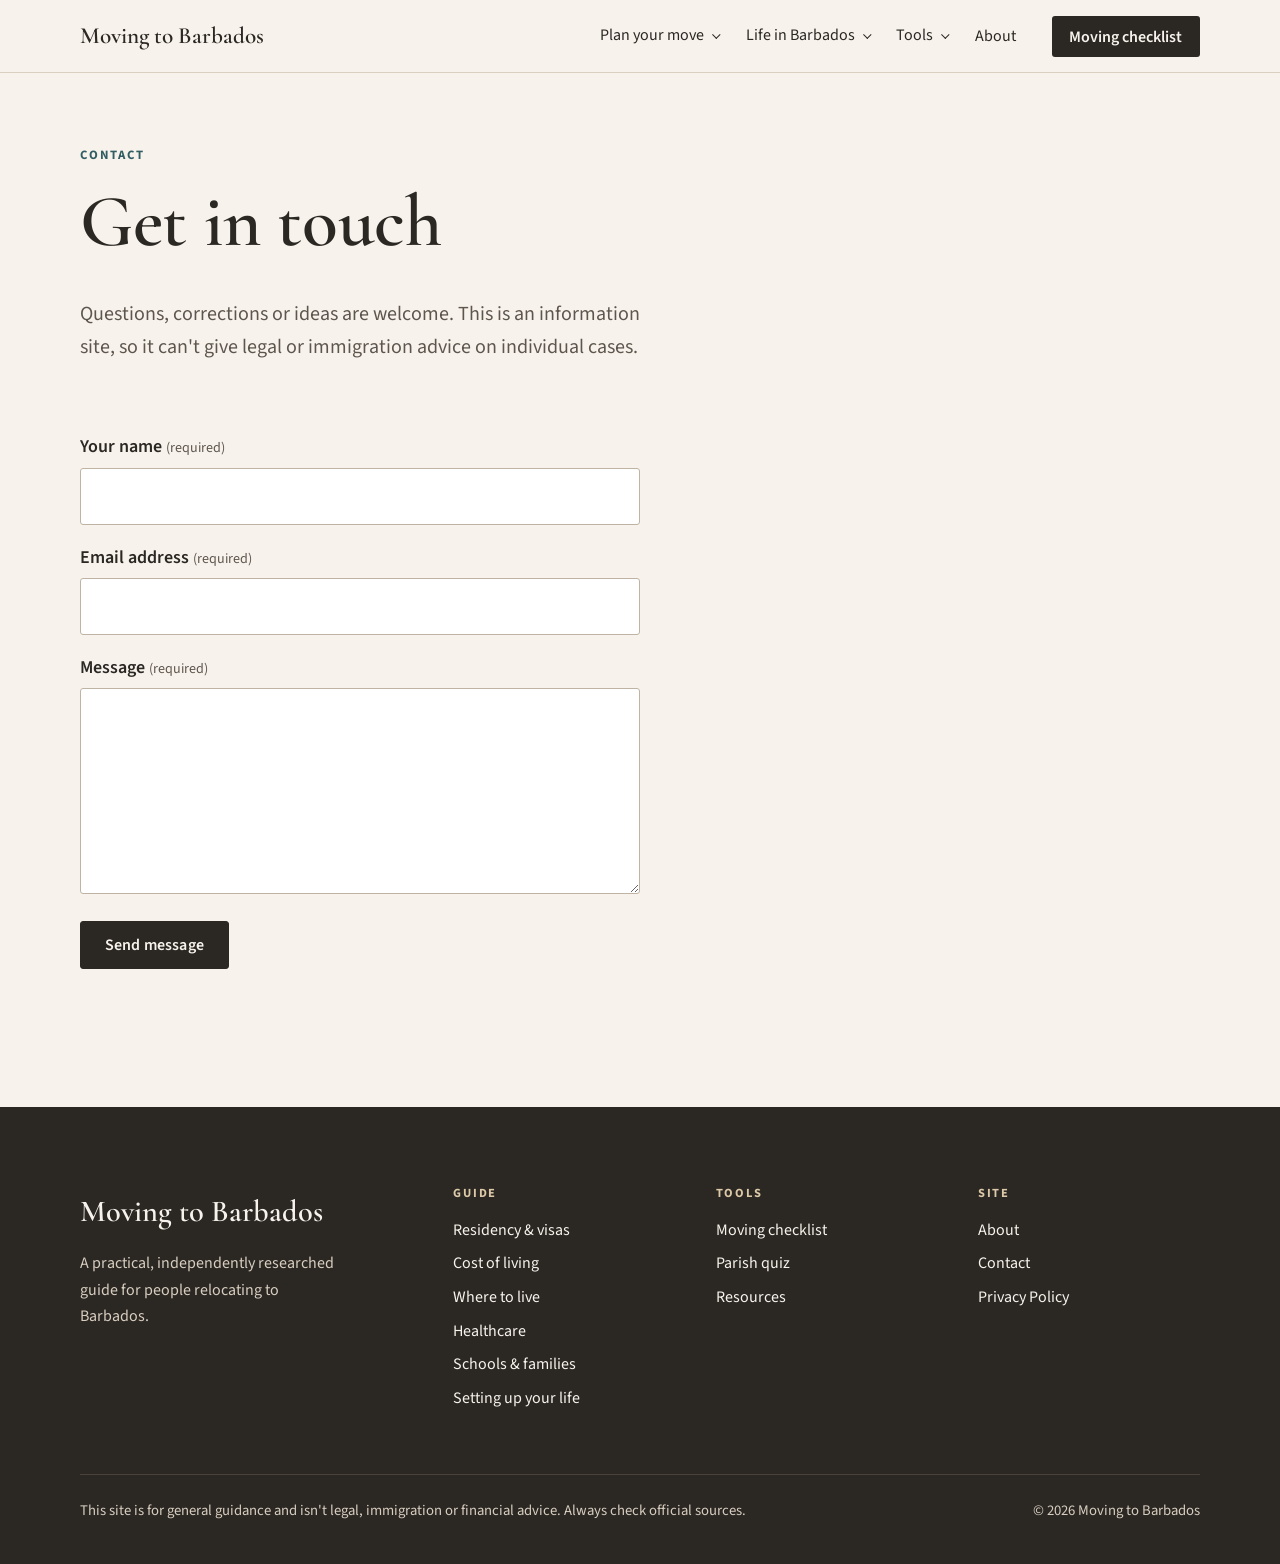
<file: contact/index.html>
<!DOCTYPE html>
<html lang="en" data-theme="light">
<head>
<meta charset="utf-8">
<meta name="viewport" content="width=device-width, initial-scale=1, viewport-fit=cover">
<title>Contact | Moving to Barbados</title>
<meta name="description" content="Get in touch with Moving to Barbados.">
<link rel="canonical" href="https://movingtobarbados.co/contact/">
<meta property="og:url" content="https://movingtobarbados.co/contact/">
<meta property="og:site_name" content="Moving to Barbados">
<meta property="og:title" content="Contact | Moving to Barbados">
<meta property="og:description" content="Get in touch with Moving to Barbados.">
<meta property="og:type" content="website">
<meta property="og:image" content="https://images.unsplash.com/photo-1633847016580-b7a15cc813d7?auto=format&fit=crop&w=1200&h=630&q=70">
<meta property="og:image:alt" content="A palm tree on a green hillside above the sea in Barbados">
<meta name="twitter:card" content="summary_large_image">
<meta name="twitter:title" content="Contact | Moving to Barbados">
<meta name="twitter:description" content="Get in touch with Moving to Barbados.">
<meta name="twitter:image" content="https://images.unsplash.com/photo-1633847016580-b7a15cc813d7?auto=format&fit=crop&w=1200&h=630&q=70">
<link rel="icon" href="/favicon.ico" sizes="48x48">
<link rel="icon" href="/favicon-48.png" type="image/png">
<link rel="apple-touch-icon" href="/apple-touch-icon.png">
<link rel="preconnect" href="https://fonts.googleapis.com">
<link rel="preconnect" href="https://fonts.gstatic.com" crossorigin>
<link rel="preconnect" href="https://images.unsplash.com">
<link href="https://fonts.googleapis.com/css2?family=Cormorant+Garamond:wght@500;600&family=Source+Sans+3:wght@400;600;700&display=swap" rel="stylesheet">
<link rel="stylesheet" href="/assets/styles.css">
</head>
<body>
<a class="skip" href="#main-content">Skip to content</a>

<header class="site">
  <div class="wrap bar">
    <a class="brand" href="/">Moving to Barbados</a>
    <button class="menu-btn" aria-expanded="false" aria-controls="mainnav">Menu</button>
    <nav class="main" id="mainnav" aria-label="Main">
      <ul>
        <li class="has-dd">
          <button class="dd" aria-expanded="false" aria-controls="dd-plan">Plan your move</button>
          <div class="dd-menu" id="dd-plan">
            <a href="/residency-and-visas/">Residency &amp; visas</a>
            <a href="/cost-of-living/">Cost of living</a>
            <a href="/where-to-live/">Where to live</a>
          </div>
        </li>
        <li class="has-dd">
          <button class="dd" aria-expanded="false" aria-controls="dd-life">Life in Barbados</button>
          <div class="dd-menu" id="dd-life">
            <a href="/healthcare/">Healthcare &amp; insurance</a>
            <a href="/schools/">Schools &amp; families</a>
            <a href="/setting-up/">Setting up your life</a>
            <a href="/resources/">Resources &amp; community</a>
          </div>
        </li>
        <li class="has-dd">
          <button class="dd" aria-expanded="false" aria-controls="dd-tools">Tools</button>
          <div class="dd-menu" id="dd-tools">
            <a href="/moving-checklist/">Moving checklist</a>
            <a href="/parish-quiz/">Parish quiz</a>
          </div>
        </li>
        <li><a href="/about/">About</a></li>
        <li class="nav-cta"><a href="/moving-checklist/">Moving checklist</a></li>
      </ul>
    </nav>
  </div>
</header>

<main id="main-content" tabindex="-1">
<section class="page" id="contact">
  <div class="wrap phead">
    <p class="label">Contact</p>
    <h1>Get in touch</h1>
    <p class="lede">Questions, corrections or ideas are welcome. This is an information site, so it can't give legal or immigration advice on individual cases.</p>
  </div>
  <div class="wrap pbody" style="padding-top:0">
    <form class="f" data-form="contact" novalidate>
      <div style="position:absolute;left:-9999px" aria-hidden="true"><label for="ct-gotcha">Leave this empty</label><input id="ct-gotcha" type="text" name="_gotcha" tabindex="-1" autocomplete="off"></div>
      <div><label for="ct-name">Your name <span class="req">(required)</span></label><input id="ct-name" name="name" autocomplete="name" required></div>
      <div><label for="ct-email">Email address <span class="req">(required)</span></label><input id="ct-email" name="email" type="email" autocomplete="email" required></div>
      <div><label for="ct-msg">Message <span class="req">(required)</span></label><textarea id="ct-msg" name="message" rows="6" required></textarea></div>
      <div><button class="btn" type="submit">Send message</button></div>
      <p class="msg" role="status" aria-live="polite"></p>
    </form>
  </div>
</section>
</main>

<footer class="site">
  <div class="wrap">
    <div class="fcols">
      <div>
        <p class="brand" style="margin:0 0 .8rem">Moving to Barbados</p>
        <p style="max-width:32ch">A practical, independently researched guide for people relocating to Barbados.</p>
      </div>
      <nav aria-labelledby="f-guide"><h2 id="f-guide">Guide</h2><ul>
        <li><a href="/residency-and-visas/">Residency &amp; visas</a></li><li><a href="/cost-of-living/">Cost of living</a></li><li><a href="/where-to-live/">Where to live</a></li><li><a href="/healthcare/">Healthcare</a></li><li><a href="/schools/">Schools &amp; families</a></li><li><a href="/setting-up/">Setting up your life</a></li>
      </ul></nav>
      <nav aria-labelledby="f-tools"><h2 id="f-tools">Tools</h2><ul>
        <li><a href="/moving-checklist/">Moving checklist</a></li><li><a href="/parish-quiz/">Parish quiz</a></li><li><a href="/resources/">Resources</a></li>
      </ul></nav>
      <nav aria-labelledby="f-site"><h2 id="f-site">Site</h2><ul>
        <li><a href="/about/">About</a></li><li><a href="/contact/">Contact</a></li><li><a href="/privacy/">Privacy Policy</a></li>
      </ul></nav>
    </div>
    <div class="disclaimer"><p style="margin:0">This site is for general guidance and isn't legal, immigration or financial advice. Always check official sources.</p><p style="margin:0">© 2026 Moving to Barbados</p></div>
  </div>
</footer>

<script src="/assets/site.js"></script>
</body>
</html>
</file>
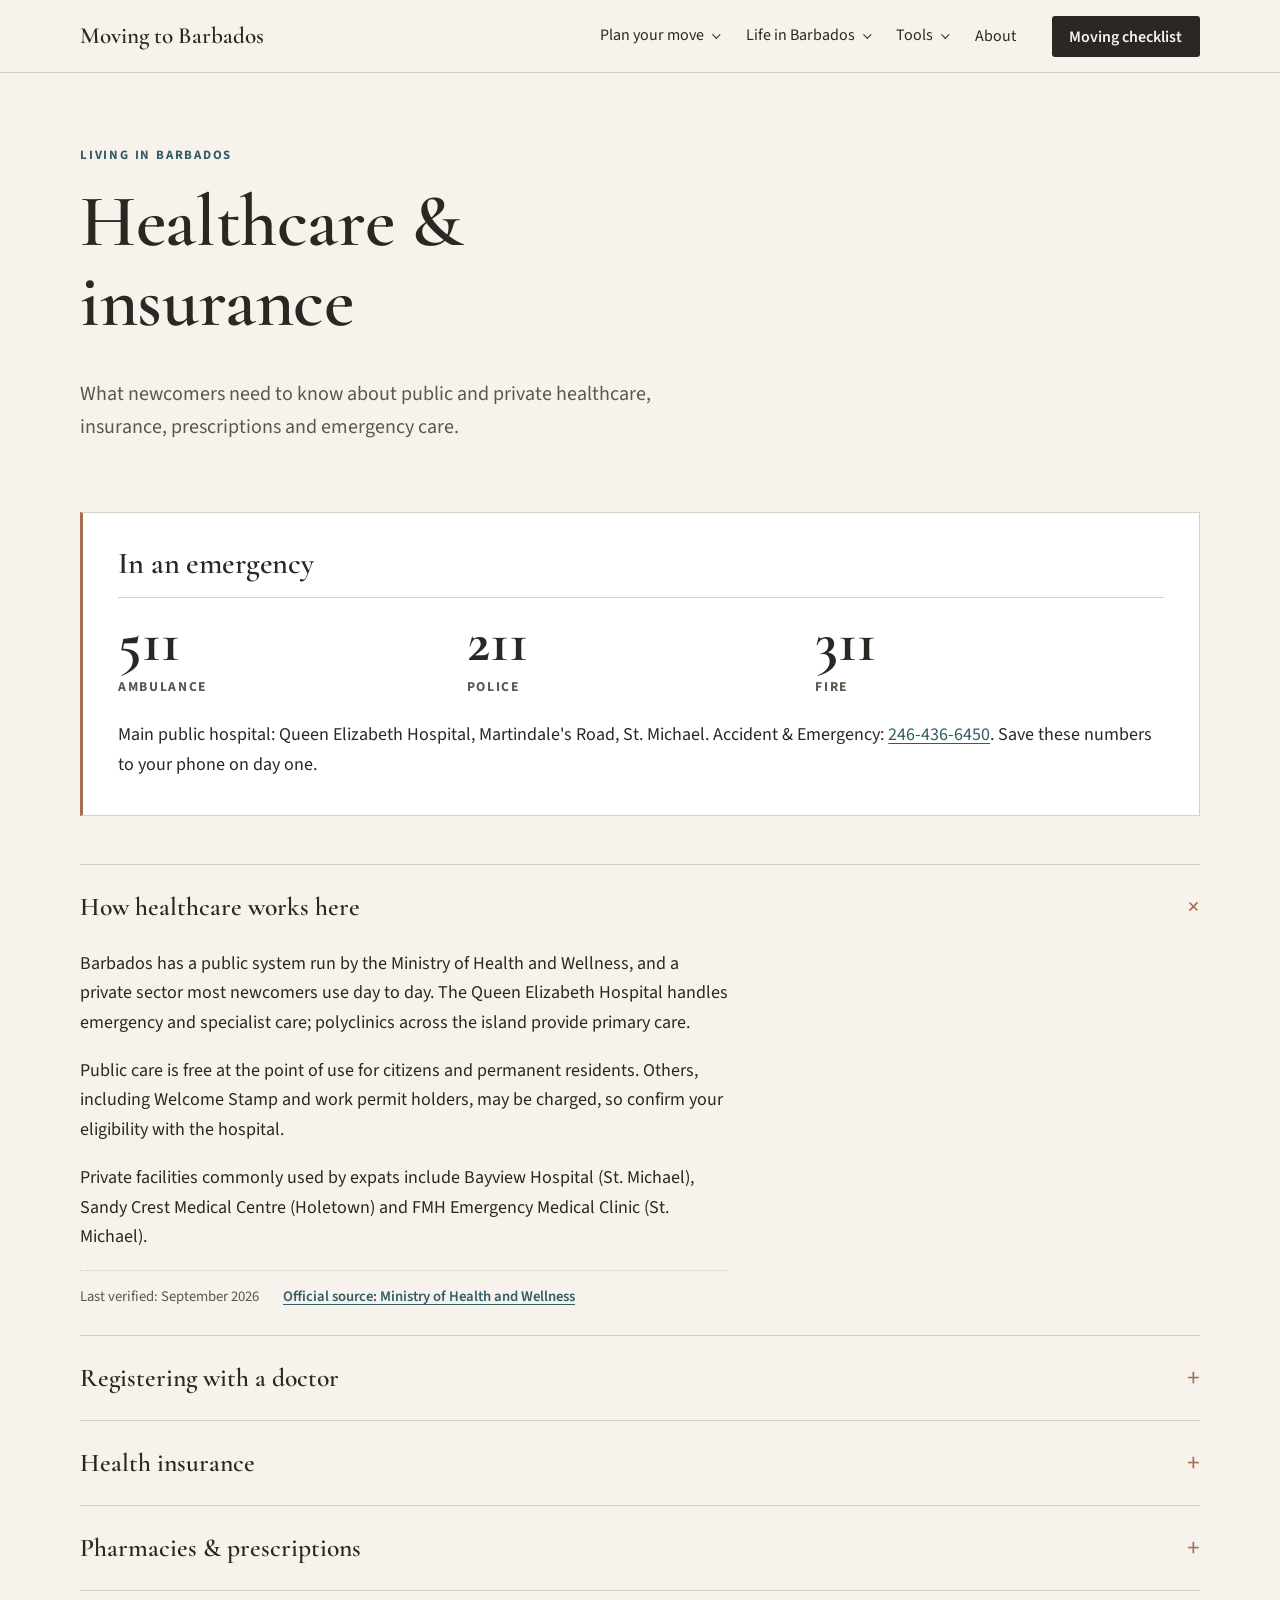
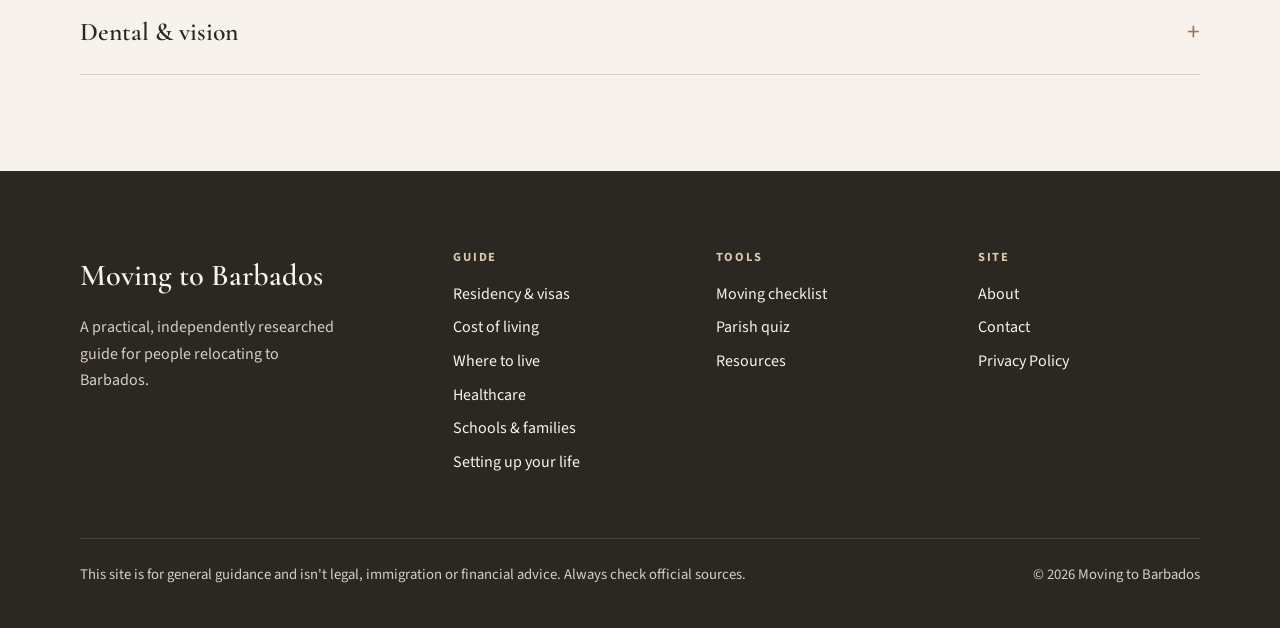
<file: healthcare/index.html>
<!DOCTYPE html>
<html lang="en" data-theme="light">
<head>
<meta charset="utf-8">
<meta name="viewport" content="width=device-width, initial-scale=1, viewport-fit=cover">
<title>Healthcare in Barbados for newcomers | Moving to Barbados</title>
<meta name="description" content="How healthcare works in Barbados: emergency numbers, public and private care, insurance, prescriptions, dental and vision.">
<link rel="canonical" href="https://movingtobarbados.co/healthcare/">
<meta property="og:url" content="https://movingtobarbados.co/healthcare/">
<meta property="og:site_name" content="Moving to Barbados">
<meta property="og:title" content="Healthcare in Barbados for newcomers | Moving to Barbados">
<meta property="og:description" content="How healthcare works in Barbados: emergency numbers, public and private care, insurance, prescriptions, dental and vision.">
<meta property="og:type" content="website">
<meta property="og:image" content="https://images.unsplash.com/photo-1633847016580-b7a15cc813d7?auto=format&fit=crop&w=1200&h=630&q=70">
<meta property="og:image:alt" content="A palm tree on a green hillside above the sea in Barbados">
<meta name="twitter:card" content="summary_large_image">
<meta name="twitter:title" content="Healthcare in Barbados for newcomers | Moving to Barbados">
<meta name="twitter:description" content="How healthcare works in Barbados: emergency numbers, public and private care, insurance, prescriptions, dental and vision.">
<meta name="twitter:image" content="https://images.unsplash.com/photo-1633847016580-b7a15cc813d7?auto=format&fit=crop&w=1200&h=630&q=70">
<link rel="icon" href="/favicon.ico" sizes="48x48">
<link rel="icon" href="/favicon-48.png" type="image/png">
<link rel="apple-touch-icon" href="/apple-touch-icon.png">
<link rel="preconnect" href="https://fonts.googleapis.com">
<link rel="preconnect" href="https://fonts.gstatic.com" crossorigin>
<link rel="preconnect" href="https://images.unsplash.com">
<link href="https://fonts.googleapis.com/css2?family=Cormorant+Garamond:wght@500;600&family=Source+Sans+3:wght@400;600;700&display=swap" rel="stylesheet">
<link rel="stylesheet" href="/assets/styles.css">
</head>
<body>
<a class="skip" href="#main-content">Skip to content</a>

<header class="site">
  <div class="wrap bar">
    <a class="brand" href="/">Moving to Barbados</a>
    <button class="menu-btn" aria-expanded="false" aria-controls="mainnav">Menu</button>
    <nav class="main" id="mainnav" aria-label="Main">
      <ul>
        <li class="has-dd">
          <button class="dd" aria-expanded="false" aria-controls="dd-plan">Plan your move</button>
          <div class="dd-menu" id="dd-plan">
            <a href="/residency-and-visas/">Residency &amp; visas</a>
            <a href="/cost-of-living/">Cost of living</a>
            <a href="/where-to-live/">Where to live</a>
          </div>
        </li>
        <li class="has-dd">
          <button class="dd" aria-expanded="false" aria-controls="dd-life">Life in Barbados</button>
          <div class="dd-menu" id="dd-life">
            <a href="/healthcare/">Healthcare &amp; insurance</a>
            <a href="/schools/">Schools &amp; families</a>
            <a href="/setting-up/">Setting up your life</a>
            <a href="/resources/">Resources &amp; community</a>
          </div>
        </li>
        <li class="has-dd">
          <button class="dd" aria-expanded="false" aria-controls="dd-tools">Tools</button>
          <div class="dd-menu" id="dd-tools">
            <a href="/moving-checklist/">Moving checklist</a>
            <a href="/parish-quiz/">Parish quiz</a>
          </div>
        </li>
        <li><a href="/about/">About</a></li>
        <li class="nav-cta"><a href="/moving-checklist/">Moving checklist</a></li>
      </ul>
    </nav>
  </div>
</header>

<main id="main-content" tabindex="-1">
<section class="page" id="healthcare">
  <div class="wrap phead">
    <p class="label">Living in Barbados</p>
    <h1>Healthcare &amp; insurance</h1>
    <p class="lede">What newcomers need to know about public and private healthcare, insurance, prescriptions and emergency care.</p>
  </div>
  <div class="wrap pbody" style="padding-top:0">
    <div class="emergency" role="region" aria-labelledby="em-h">
      <h2 id="em-h">In an emergency</h2>
      <div class="nums">
        <div><strong>511</strong><span>Ambulance</span></div>
        <div><strong>211</strong><span>Police</span></div>
        <div><strong>311</strong><span>Fire</span></div>
      </div>
      <p style="margin:0">Main public hospital: Queen Elizabeth Hospital, Martindale's Road, St. Michael. Accident &amp; Emergency: <a href="tel:+12464366450">246-436-6450</a>. Save these numbers to your phone on day one.</p>
    </div>

    <details class="x" open><summary>How healthcare works here</summary><div class="body">
      <p>Barbados has a public system run by the Ministry of Health and Wellness, and a private sector most newcomers use day to day. The Queen Elizabeth Hospital handles emergency and specialist care; polyclinics across the island provide primary care.</p>
      <p>Public care is free at the point of use for citizens and permanent residents. Others, including Welcome Stamp and work permit holders, may be charged, so confirm your eligibility with the hospital.</p>
      <p>Private facilities commonly used by expats include Bayview Hospital (St. Michael), Sandy Crest Medical Centre (Holetown) and FMH Emergency Medical Clinic (St. Michael).</p>
      <div class="meta"><span>Last verified: September 2026</span><a href="https://health.gov.bb/" target="_blank" rel="noopener noreferrer">Official source: Ministry of Health and Wellness</a></div>
    </div></details>
    <details class="x"><summary>Registering with a doctor</summary><div class="body">
      <p>There's no national registration system. Most newcomers choose a private GP for shorter waits and easier access. A visit typically costs roughly US$50 to US$150, so ask the clinic for its current fee.</p>
      <p>Bring your medical history and a list of your medicines, including generic names. A local doctor can then write prescriptions Barbadian pharmacies accept.</p>
      <div class="meta"><span>Last verified: September 2026</span><a href="https://health.gov.bb/" target="_blank" rel="noopener noreferrer">Official source: Ministry of Health and Wellness</a></div>
    </div></details>
    <details class="x"><summary>Health insurance</summary><div class="body">
      <p>The Welcome Stamp requires cover for the full 12 months, and the SERP requires cover too. Plans can be international or bought locally.</p>
      <p>Complex treatment sometimes means referral abroad, so medical evacuation cover is worth including. Compare inpatient, outpatient, evacuation and pre-existing condition cover. Premiums vary widely by age and plan, so get several quotes.</p>
      <div class="meta"><span>Last verified: September 2026</span><a href="https://www.barbadoswelcomestamp.bb/" target="_blank" rel="noopener noreferrer">Official source: Barbados Welcome Stamp</a></div>
    </div></details>
    <details class="x"><summary>Pharmacies &amp; prescriptions</summary><div class="body">
      <p>Pharmacies are found across the island, and over-the-counter items such as paracetamol and ibuprofen are freely available. Foreign prescriptions aren't automatically accepted: antibiotics and other regulated medicines need a prescription from a Barbados-licensed doctor.</p>
      <p>Bring enough of your regular medicine for the settling-in period, in original labelled packaging, with a letter from your home doctor. Declare it at customs, and check the rules for controlled medicines before you travel.</p>
      <div class="meta"><span>Last verified: September 2026</span><a href="https://health.gov.bb/" target="_blank" rel="noopener noreferrer">Official source: Ministry of Health and Wellness</a></div>
    </div></details>
    <details class="x"><summary>Dental &amp; vision</summary><div class="body">
      <p>Public dental care is limited, so most residents go private. As a guide, one Bridgetown practice lists a first examination with four X-rays and an oral cancer screening at BBD $240, with fillings generally BBD $250 to $500.</p>
      <p>Optometrists carry out eye exams and prescribe glasses and contact lenses, and some opticians accept vision insurance. Many health plans don't include dental or optical cover, so check before you buy.</p>
      <div class="meta"><span>Last verified: September 2026</span><a href="https://health.gov.bb/" target="_blank" rel="noopener noreferrer">Official source: Ministry of Health and Wellness</a></div>
    </div></details>
  </div>
</section>
</main>

<footer class="site">
  <div class="wrap">
    <div class="fcols">
      <div>
        <p class="brand" style="margin:0 0 .8rem">Moving to Barbados</p>
        <p style="max-width:32ch">A practical, independently researched guide for people relocating to Barbados.</p>
      </div>
      <nav aria-labelledby="f-guide"><h2 id="f-guide">Guide</h2><ul>
        <li><a href="/residency-and-visas/">Residency &amp; visas</a></li><li><a href="/cost-of-living/">Cost of living</a></li><li><a href="/where-to-live/">Where to live</a></li><li><a href="/healthcare/">Healthcare</a></li><li><a href="/schools/">Schools &amp; families</a></li><li><a href="/setting-up/">Setting up your life</a></li>
      </ul></nav>
      <nav aria-labelledby="f-tools"><h2 id="f-tools">Tools</h2><ul>
        <li><a href="/moving-checklist/">Moving checklist</a></li><li><a href="/parish-quiz/">Parish quiz</a></li><li><a href="/resources/">Resources</a></li>
      </ul></nav>
      <nav aria-labelledby="f-site"><h2 id="f-site">Site</h2><ul>
        <li><a href="/about/">About</a></li><li><a href="/contact/">Contact</a></li><li><a href="/privacy/">Privacy Policy</a></li>
      </ul></nav>
    </div>
    <div class="disclaimer"><p style="margin:0">This site is for general guidance and isn't legal, immigration or financial advice. Always check official sources.</p><p style="margin:0">© 2026 Moving to Barbados</p></div>
  </div>
</footer>

<script src="/assets/site.js"></script>
</body>
</html>
</file>
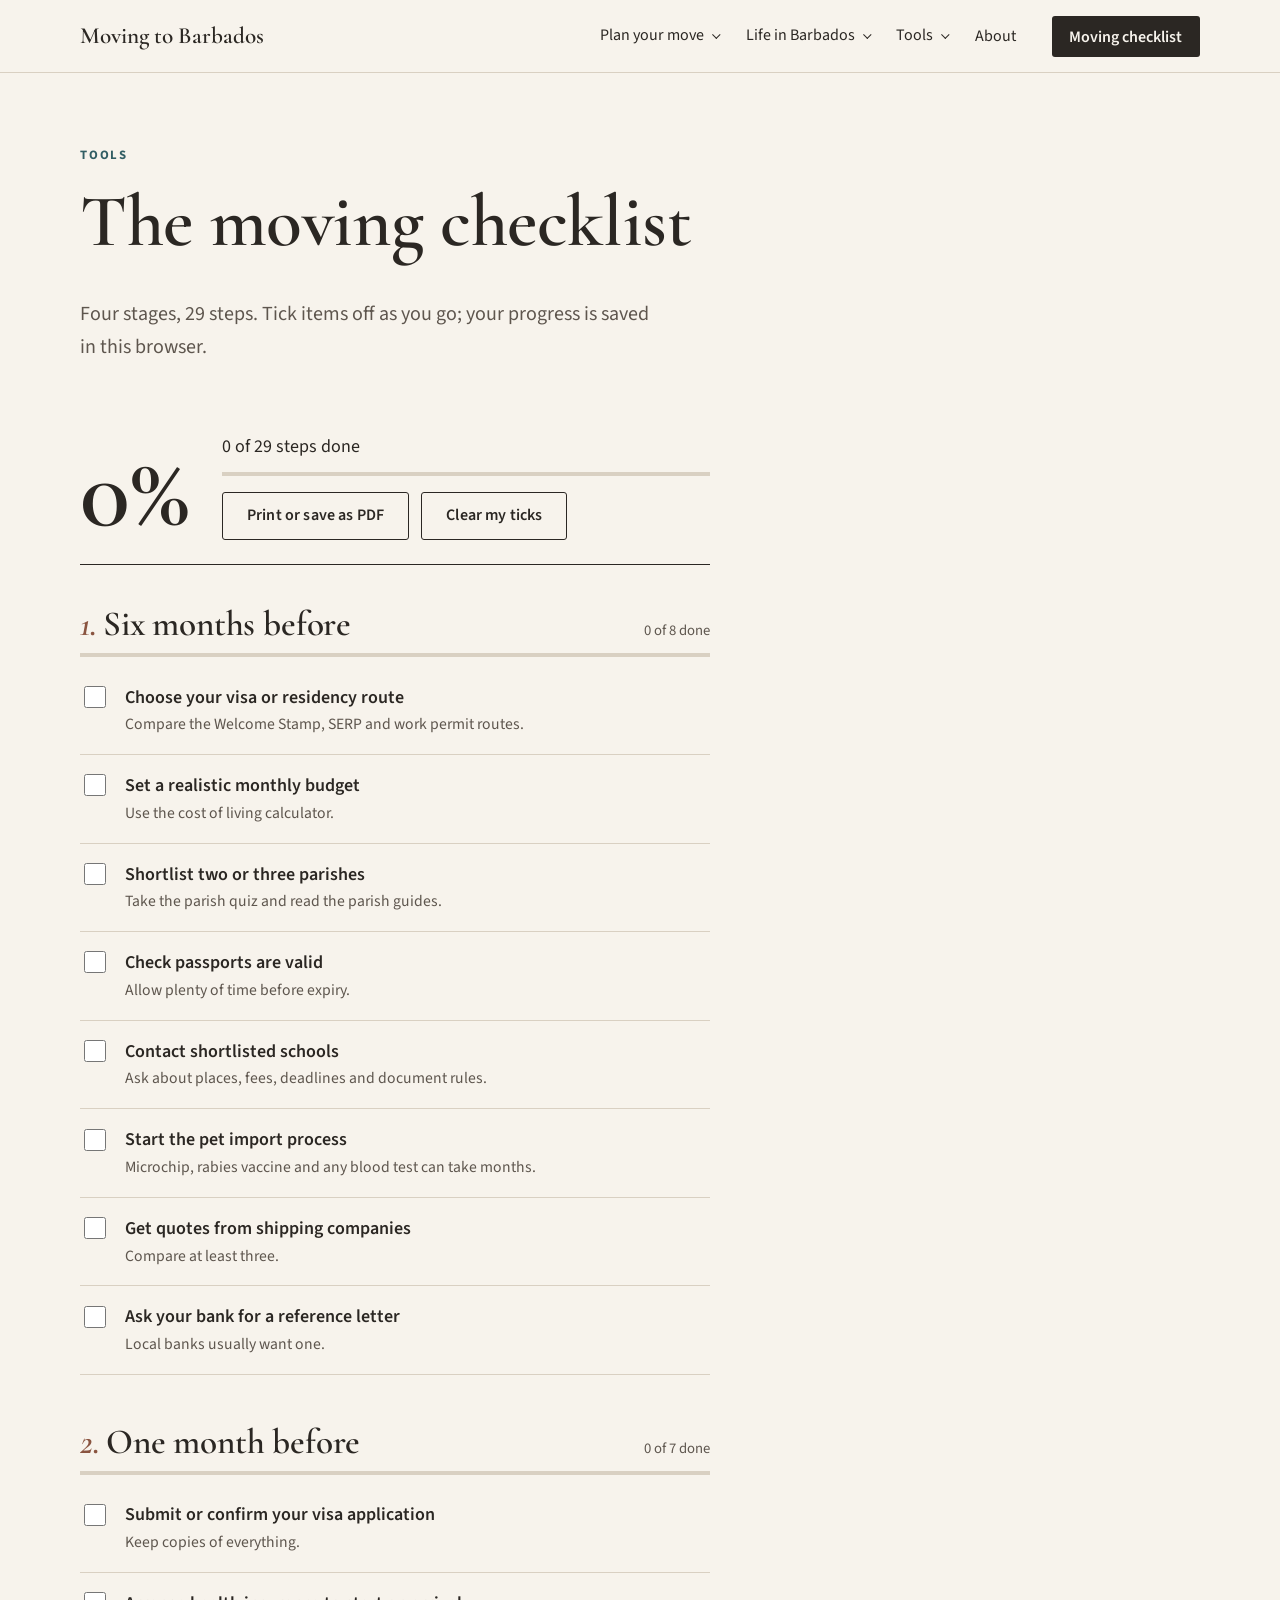
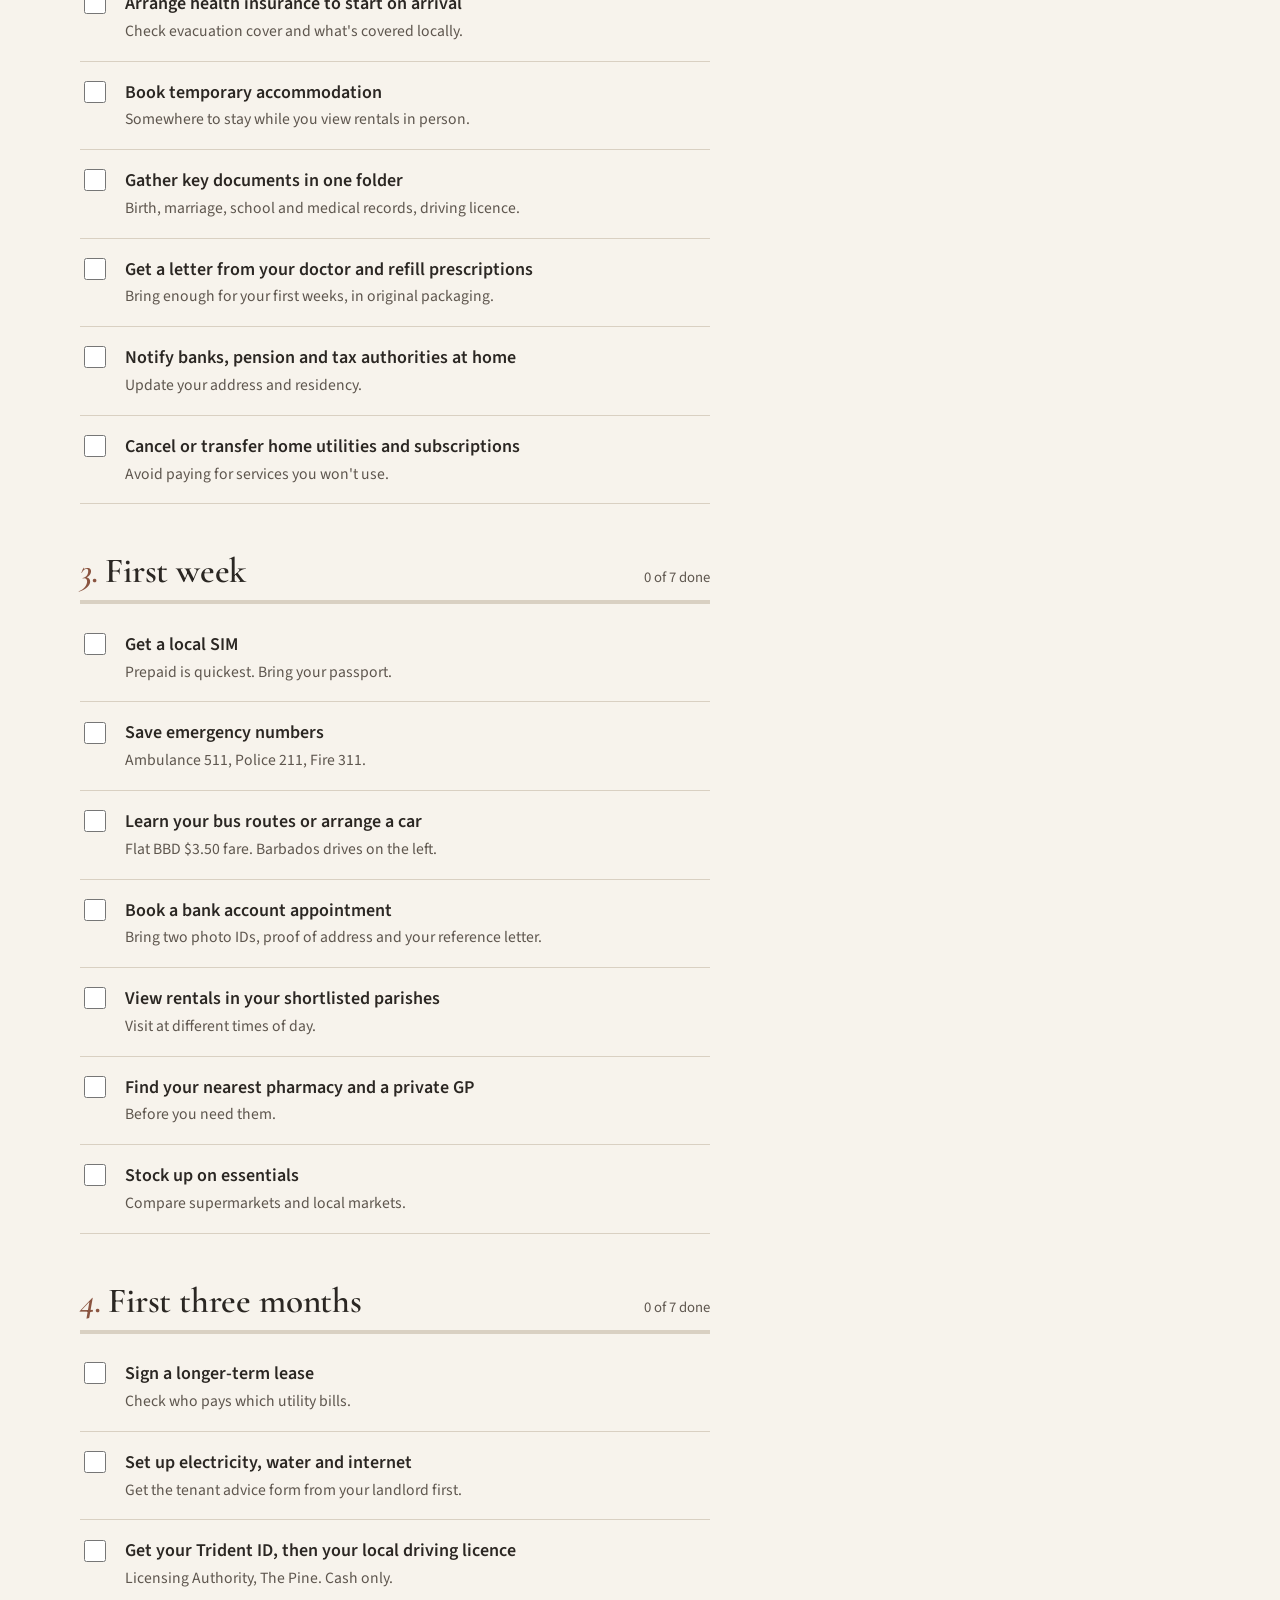
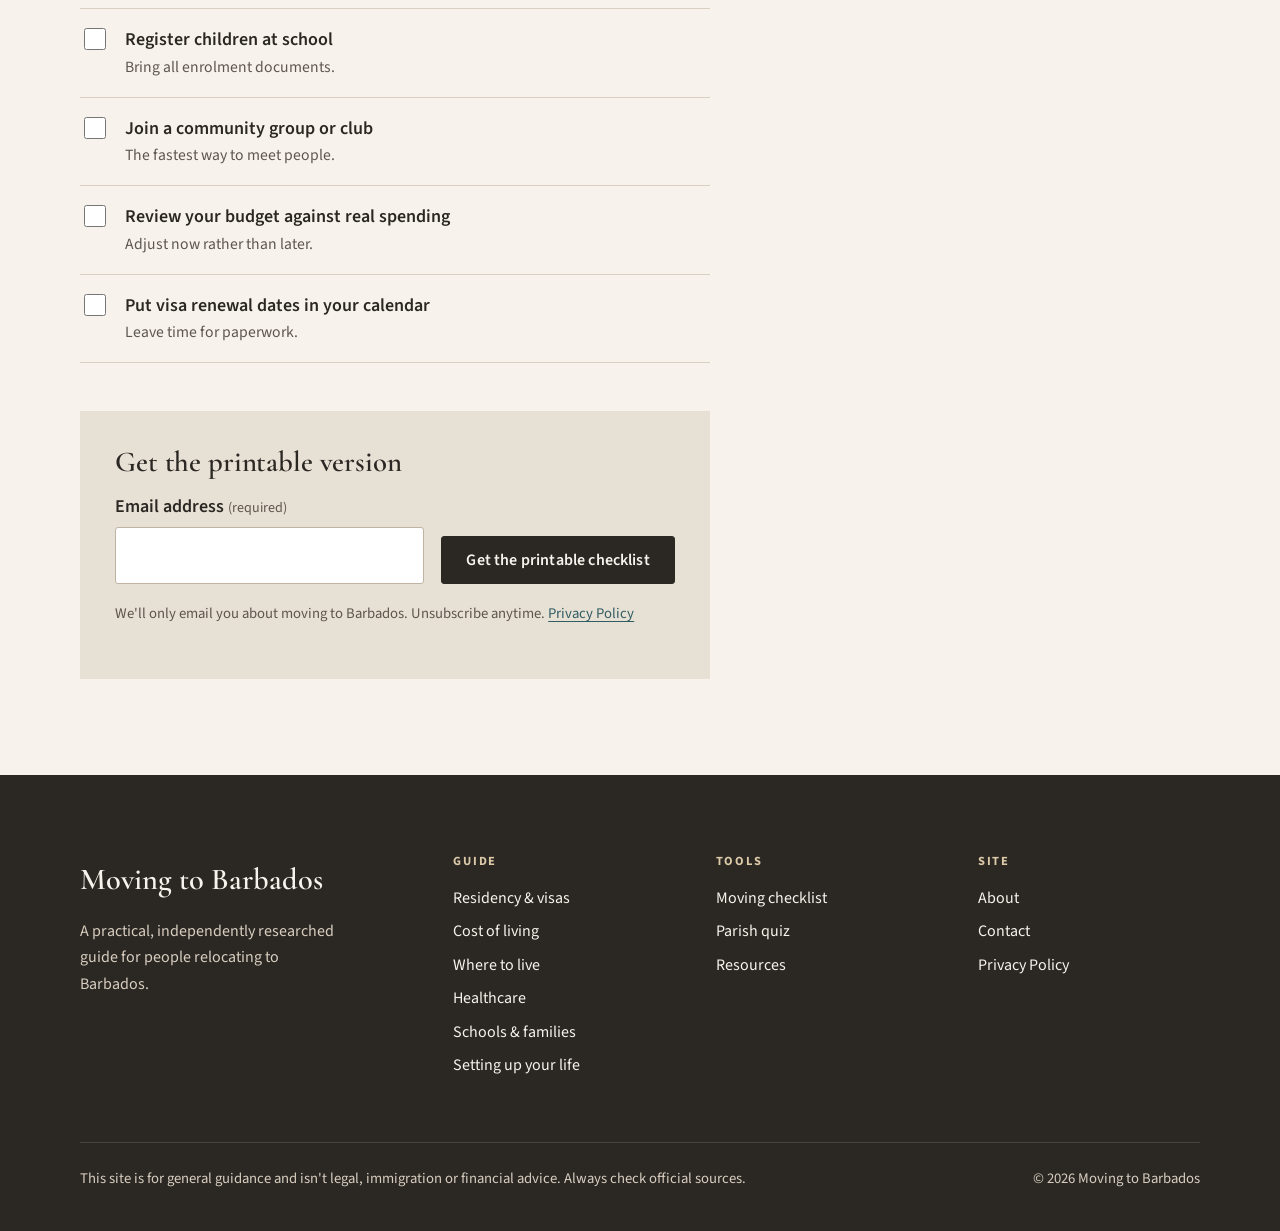
<file: moving-checklist/index.html>
<!DOCTYPE html>
<html lang="en" data-theme="light">
<head>
<meta charset="utf-8">
<meta name="viewport" content="width=device-width, initial-scale=1, viewport-fit=cover">
<title>Moving to Barbados checklist | Moving to Barbados</title>
<meta name="description" content="A free interactive checklist for moving to Barbados, from six months before to your first three months.">
<link rel="canonical" href="https://movingtobarbados.co/moving-checklist/">
<meta property="og:url" content="https://movingtobarbados.co/moving-checklist/">
<meta property="og:site_name" content="Moving to Barbados">
<meta property="og:title" content="Moving to Barbados checklist | Moving to Barbados">
<meta property="og:description" content="A free interactive checklist for moving to Barbados, from six months before to your first three months.">
<meta property="og:type" content="website">
<meta property="og:image" content="https://images.unsplash.com/photo-1633847016580-b7a15cc813d7?auto=format&fit=crop&w=1200&h=630&q=70">
<meta property="og:image:alt" content="A palm tree on a green hillside above the sea in Barbados">
<meta name="twitter:card" content="summary_large_image">
<meta name="twitter:title" content="Moving to Barbados checklist | Moving to Barbados">
<meta name="twitter:description" content="A free interactive checklist for moving to Barbados, from six months before to your first three months.">
<meta name="twitter:image" content="https://images.unsplash.com/photo-1633847016580-b7a15cc813d7?auto=format&fit=crop&w=1200&h=630&q=70">
<link rel="icon" href="/favicon.ico" sizes="48x48">
<link rel="icon" href="/favicon-48.png" type="image/png">
<link rel="apple-touch-icon" href="/apple-touch-icon.png">
<link rel="preconnect" href="https://fonts.googleapis.com">
<link rel="preconnect" href="https://fonts.gstatic.com" crossorigin>
<link rel="preconnect" href="https://images.unsplash.com">
<link href="https://fonts.googleapis.com/css2?family=Cormorant+Garamond:wght@500;600&family=Source+Sans+3:wght@400;600;700&display=swap" rel="stylesheet">
<link rel="stylesheet" href="/assets/styles.css">
</head>
<body>
<a class="skip" href="#main-content">Skip to content</a>

<header class="site">
  <div class="wrap bar">
    <a class="brand" href="/">Moving to Barbados</a>
    <button class="menu-btn" aria-expanded="false" aria-controls="mainnav">Menu</button>
    <nav class="main" id="mainnav" aria-label="Main">
      <ul>
        <li class="has-dd">
          <button class="dd" aria-expanded="false" aria-controls="dd-plan">Plan your move</button>
          <div class="dd-menu" id="dd-plan">
            <a href="/residency-and-visas/">Residency &amp; visas</a>
            <a href="/cost-of-living/">Cost of living</a>
            <a href="/where-to-live/">Where to live</a>
          </div>
        </li>
        <li class="has-dd">
          <button class="dd" aria-expanded="false" aria-controls="dd-life">Life in Barbados</button>
          <div class="dd-menu" id="dd-life">
            <a href="/healthcare/">Healthcare &amp; insurance</a>
            <a href="/schools/">Schools &amp; families</a>
            <a href="/setting-up/">Setting up your life</a>
            <a href="/resources/">Resources &amp; community</a>
          </div>
        </li>
        <li class="has-dd">
          <button class="dd" aria-expanded="false" aria-controls="dd-tools">Tools</button>
          <div class="dd-menu" id="dd-tools">
            <a href="/moving-checklist/">Moving checklist</a>
            <a href="/parish-quiz/">Parish quiz</a>
          </div>
        </li>
        <li><a href="/about/">About</a></li>
        <li class="nav-cta"><a href="/moving-checklist/">Moving checklist</a></li>
      </ul>
    </nav>
  </div>
</header>

<main id="main-content" tabindex="-1">
<section class="page" id="checklist">
  <div class="wrap phead">
    <p class="label">Tools</p>
    <h1>The moving checklist</h1>
    <p class="lede">Four stages, 29 steps. Tick items off as you go; your progress is saved in this browser.</p>
  </div>
  <div class="wrap pbody" style="padding-top:0">
    <div class="narrow">
      <div class="cl-top">
        <div class="bigpct" id="cl-overall-pct">0%</div>
        <div>
          <p style="margin:0" id="cl-overall-text">0 of 29 steps done</p>
          <div class="progress" aria-hidden="true"><span id="cl-overall"></span></div>
          <div class="btn-row noprint" style="margin-top:1rem">
            <button class="btn line" type="button" id="cl-print">Print or save as PDF</button>
            <button class="btn line" type="button" id="cl-reset">Clear my ticks</button>
          </div>
        </div>
      </div>
      <div id="cl-list"></div>
      <div class="noprint stonebg" style="padding:clamp(1.5rem,3vw,2.2rem);margin-top:2rem">
        <h2 style="font-size:1.8rem">Get the printable version</h2>
        <form class="f inline" data-form="lead" novalidate>
          <div style="position:absolute;left:-9999px" aria-hidden="true"><label for="cl-email-gotcha">Leave this empty</label><input id="cl-email-gotcha" type="text" name="_gotcha" tabindex="-1" autocomplete="off"></div>
          <div><label for="cl-email">Email address <span class="req">(required)</span></label><input id="cl-email" name="email" type="email" autocomplete="email" required></div>
          <button class="btn" type="submit">Get the printable checklist</button>
          <p class="fine" style="grid-column:1/-1;margin:0">We'll only email you about moving to Barbados. Unsubscribe anytime. <a href="/privacy/">Privacy Policy</a></p>
          <p class="msg" role="status" aria-live="polite" style="grid-column:1/-1;margin:0"></p>
        </form>
      </div>
    </div>
  </div>
</section>
</main>

<footer class="site">
  <div class="wrap">
    <div class="fcols">
      <div>
        <p class="brand" style="margin:0 0 .8rem">Moving to Barbados</p>
        <p style="max-width:32ch">A practical, independently researched guide for people relocating to Barbados.</p>
      </div>
      <nav aria-labelledby="f-guide"><h2 id="f-guide">Guide</h2><ul>
        <li><a href="/residency-and-visas/">Residency &amp; visas</a></li><li><a href="/cost-of-living/">Cost of living</a></li><li><a href="/where-to-live/">Where to live</a></li><li><a href="/healthcare/">Healthcare</a></li><li><a href="/schools/">Schools &amp; families</a></li><li><a href="/setting-up/">Setting up your life</a></li>
      </ul></nav>
      <nav aria-labelledby="f-tools"><h2 id="f-tools">Tools</h2><ul>
        <li><a href="/moving-checklist/">Moving checklist</a></li><li><a href="/parish-quiz/">Parish quiz</a></li><li><a href="/resources/">Resources</a></li>
      </ul></nav>
      <nav aria-labelledby="f-site"><h2 id="f-site">Site</h2><ul>
        <li><a href="/about/">About</a></li><li><a href="/contact/">Contact</a></li><li><a href="/privacy/">Privacy Policy</a></li>
      </ul></nav>
    </div>
    <div class="disclaimer"><p style="margin:0">This site is for general guidance and isn't legal, immigration or financial advice. Always check official sources.</p><p style="margin:0">© 2026 Moving to Barbados</p></div>
  </div>
</footer>

<script src="/assets/site.js"></script>
</body>
</html>
</file>
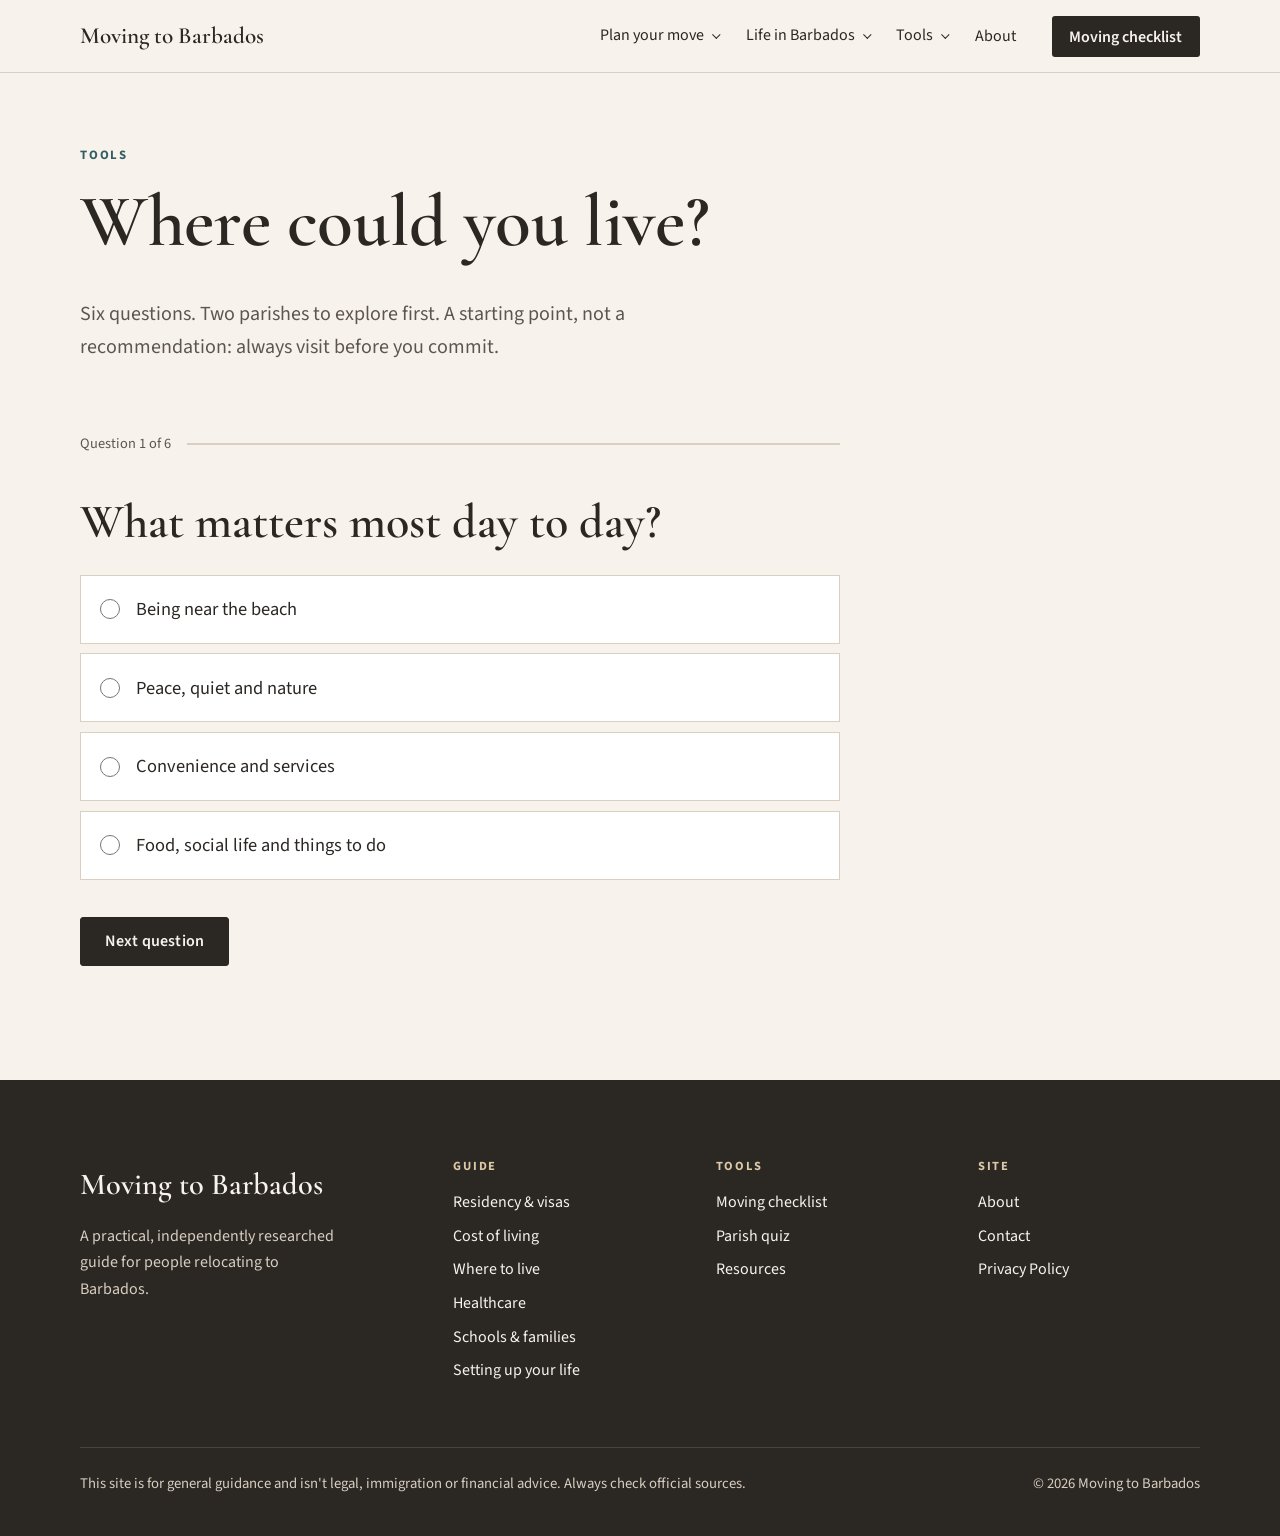
<file: parish-quiz/index.html>
<!DOCTYPE html>
<html lang="en" data-theme="light">
<head>
<meta charset="utf-8">
<meta name="viewport" content="width=device-width, initial-scale=1, viewport-fit=cover">
<title>Barbados parish quiz: where could you live? | Moving to Barbados</title>
<meta name="description" content="Answer six quick questions to find which Barbados parishes might suit your lifestyle, budget and family.">
<link rel="canonical" href="https://movingtobarbados.co/parish-quiz/">
<meta property="og:url" content="https://movingtobarbados.co/parish-quiz/">
<meta property="og:site_name" content="Moving to Barbados">
<meta property="og:title" content="Barbados parish quiz: where could you live? | Moving to Barbados">
<meta property="og:description" content="Answer six quick questions to find which Barbados parishes might suit your lifestyle, budget and family.">
<meta property="og:type" content="website">
<meta property="og:image" content="https://images.unsplash.com/photo-1633847016580-b7a15cc813d7?auto=format&fit=crop&w=1200&h=630&q=70">
<meta property="og:image:alt" content="A palm tree on a green hillside above the sea in Barbados">
<meta name="twitter:card" content="summary_large_image">
<meta name="twitter:title" content="Barbados parish quiz: where could you live? | Moving to Barbados">
<meta name="twitter:description" content="Answer six quick questions to find which Barbados parishes might suit your lifestyle, budget and family.">
<meta name="twitter:image" content="https://images.unsplash.com/photo-1633847016580-b7a15cc813d7?auto=format&fit=crop&w=1200&h=630&q=70">
<link rel="icon" href="/favicon.ico" sizes="48x48">
<link rel="icon" href="/favicon-48.png" type="image/png">
<link rel="apple-touch-icon" href="/apple-touch-icon.png">
<link rel="preconnect" href="https://fonts.googleapis.com">
<link rel="preconnect" href="https://fonts.gstatic.com" crossorigin>
<link rel="preconnect" href="https://images.unsplash.com">
<link href="https://fonts.googleapis.com/css2?family=Cormorant+Garamond:wght@500;600&family=Source+Sans+3:wght@400;600;700&display=swap" rel="stylesheet">
<link rel="stylesheet" href="/assets/styles.css">
</head>
<body>
<a class="skip" href="#main-content">Skip to content</a>

<header class="site">
  <div class="wrap bar">
    <a class="brand" href="/">Moving to Barbados</a>
    <button class="menu-btn" aria-expanded="false" aria-controls="mainnav">Menu</button>
    <nav class="main" id="mainnav" aria-label="Main">
      <ul>
        <li class="has-dd">
          <button class="dd" aria-expanded="false" aria-controls="dd-plan">Plan your move</button>
          <div class="dd-menu" id="dd-plan">
            <a href="/residency-and-visas/">Residency &amp; visas</a>
            <a href="/cost-of-living/">Cost of living</a>
            <a href="/where-to-live/">Where to live</a>
          </div>
        </li>
        <li class="has-dd">
          <button class="dd" aria-expanded="false" aria-controls="dd-life">Life in Barbados</button>
          <div class="dd-menu" id="dd-life">
            <a href="/healthcare/">Healthcare &amp; insurance</a>
            <a href="/schools/">Schools &amp; families</a>
            <a href="/setting-up/">Setting up your life</a>
            <a href="/resources/">Resources &amp; community</a>
          </div>
        </li>
        <li class="has-dd">
          <button class="dd" aria-expanded="false" aria-controls="dd-tools">Tools</button>
          <div class="dd-menu" id="dd-tools">
            <a href="/moving-checklist/">Moving checklist</a>
            <a href="/parish-quiz/">Parish quiz</a>
          </div>
        </li>
        <li><a href="/about/">About</a></li>
        <li class="nav-cta"><a href="/moving-checklist/">Moving checklist</a></li>
      </ul>
    </nav>
  </div>
</header>

<main id="main-content" tabindex="-1">
<section class="page" id="quiz">
  <div class="wrap phead">
    <p class="label">Tools</p>
    <h1>Where could you live?</h1>
    <p class="lede">Six questions. Two parishes to explore first. A starting point, not a recommendation: always visit before you commit.</p>
  </div>
  <div class="wrap pbody" style="padding-top:0">
    <div class="quiz quiz-shell" id="quiz-box"></div>
  </div>
</section>
</main>

<footer class="site">
  <div class="wrap">
    <div class="fcols">
      <div>
        <p class="brand" style="margin:0 0 .8rem">Moving to Barbados</p>
        <p style="max-width:32ch">A practical, independently researched guide for people relocating to Barbados.</p>
      </div>
      <nav aria-labelledby="f-guide"><h2 id="f-guide">Guide</h2><ul>
        <li><a href="/residency-and-visas/">Residency &amp; visas</a></li><li><a href="/cost-of-living/">Cost of living</a></li><li><a href="/where-to-live/">Where to live</a></li><li><a href="/healthcare/">Healthcare</a></li><li><a href="/schools/">Schools &amp; families</a></li><li><a href="/setting-up/">Setting up your life</a></li>
      </ul></nav>
      <nav aria-labelledby="f-tools"><h2 id="f-tools">Tools</h2><ul>
        <li><a href="/moving-checklist/">Moving checklist</a></li><li><a href="/parish-quiz/">Parish quiz</a></li><li><a href="/resources/">Resources</a></li>
      </ul></nav>
      <nav aria-labelledby="f-site"><h2 id="f-site">Site</h2><ul>
        <li><a href="/about/">About</a></li><li><a href="/contact/">Contact</a></li><li><a href="/privacy/">Privacy Policy</a></li>
      </ul></nav>
    </div>
    <div class="disclaimer"><p style="margin:0">This site is for general guidance and isn't legal, immigration or financial advice. Always check official sources.</p><p style="margin:0">© 2026 Moving to Barbados</p></div>
  </div>
</footer>

<script src="/assets/site.js"></script>
</body>
</html>
</file>
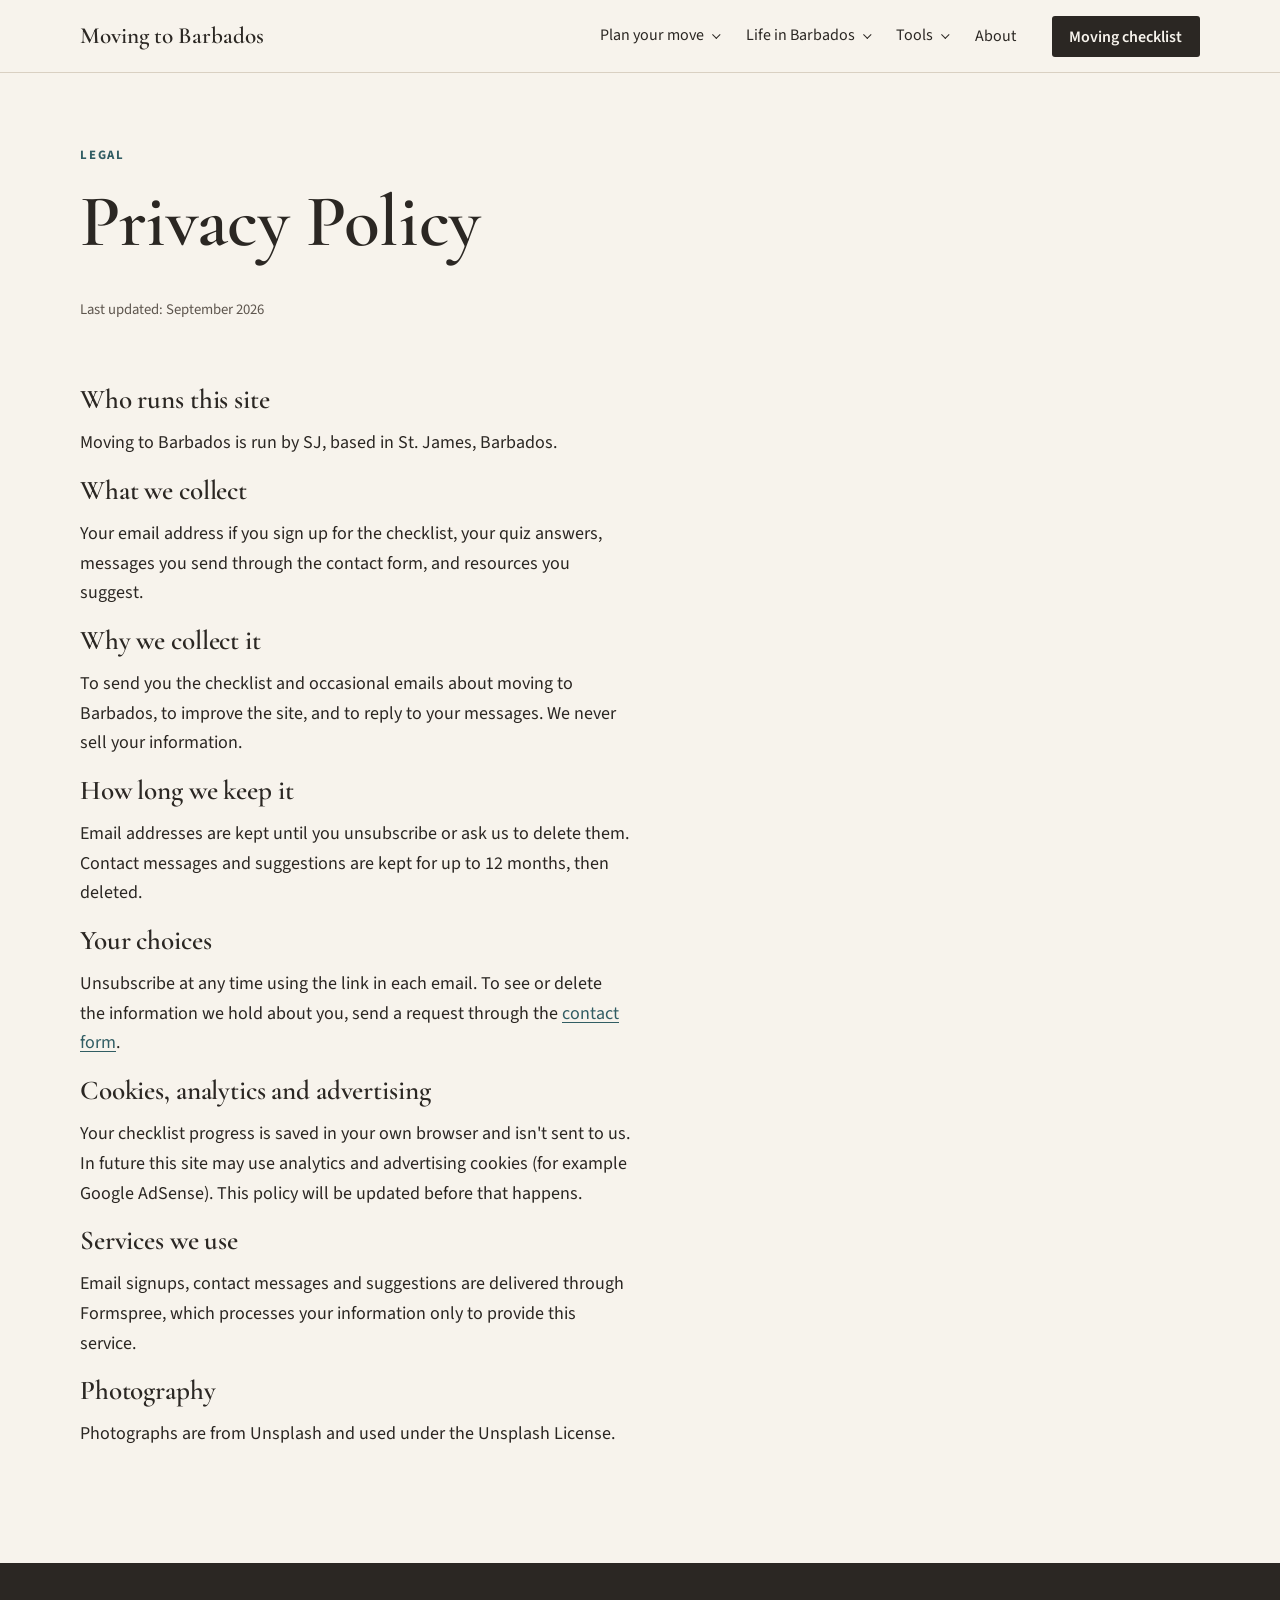
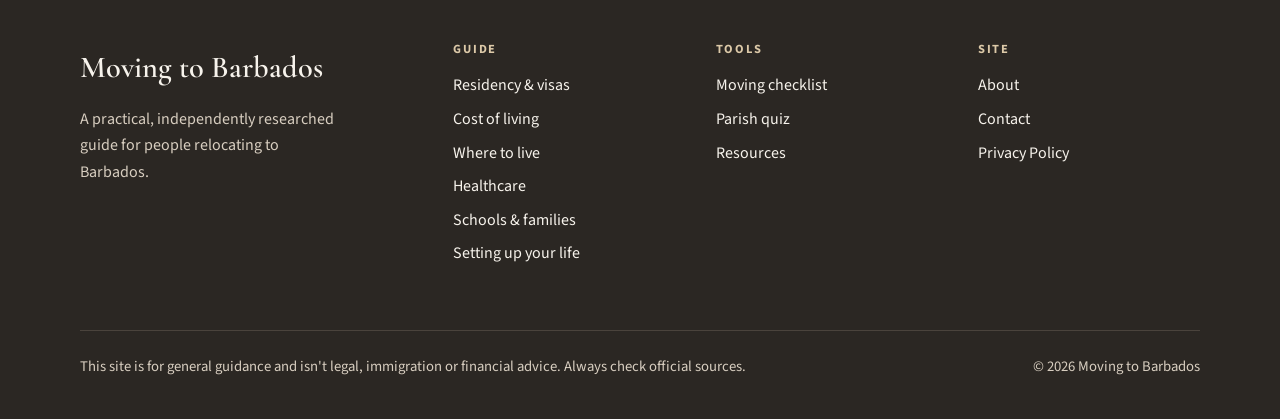
<file: privacy/index.html>
<!DOCTYPE html>
<html lang="en" data-theme="light">
<head>
<meta charset="utf-8">
<meta name="viewport" content="width=device-width, initial-scale=1, viewport-fit=cover">
<title>Privacy Policy | Moving to Barbados</title>
<meta name="description" content="How Moving to Barbados collects and uses your information.">
<link rel="canonical" href="https://movingtobarbados.co/privacy/">
<meta property="og:url" content="https://movingtobarbados.co/privacy/">
<meta property="og:site_name" content="Moving to Barbados">
<meta property="og:title" content="Privacy Policy | Moving to Barbados">
<meta property="og:description" content="How Moving to Barbados collects and uses your information.">
<meta property="og:type" content="website">
<meta property="og:image" content="https://images.unsplash.com/photo-1633847016580-b7a15cc813d7?auto=format&fit=crop&w=1200&h=630&q=70">
<meta property="og:image:alt" content="A palm tree on a green hillside above the sea in Barbados">
<meta name="twitter:card" content="summary_large_image">
<meta name="twitter:title" content="Privacy Policy | Moving to Barbados">
<meta name="twitter:description" content="How Moving to Barbados collects and uses your information.">
<meta name="twitter:image" content="https://images.unsplash.com/photo-1633847016580-b7a15cc813d7?auto=format&fit=crop&w=1200&h=630&q=70">
<link rel="icon" href="/favicon.ico" sizes="48x48">
<link rel="icon" href="/favicon-48.png" type="image/png">
<link rel="apple-touch-icon" href="/apple-touch-icon.png">
<link rel="preconnect" href="https://fonts.googleapis.com">
<link rel="preconnect" href="https://fonts.gstatic.com" crossorigin>
<link rel="preconnect" href="https://images.unsplash.com">
<link href="https://fonts.googleapis.com/css2?family=Cormorant+Garamond:wght@500;600&family=Source+Sans+3:wght@400;600;700&display=swap" rel="stylesheet">
<link rel="stylesheet" href="/assets/styles.css">
</head>
<body>
<a class="skip" href="#main-content">Skip to content</a>

<header class="site">
  <div class="wrap bar">
    <a class="brand" href="/">Moving to Barbados</a>
    <button class="menu-btn" aria-expanded="false" aria-controls="mainnav">Menu</button>
    <nav class="main" id="mainnav" aria-label="Main">
      <ul>
        <li class="has-dd">
          <button class="dd" aria-expanded="false" aria-controls="dd-plan">Plan your move</button>
          <div class="dd-menu" id="dd-plan">
            <a href="/residency-and-visas/">Residency &amp; visas</a>
            <a href="/cost-of-living/">Cost of living</a>
            <a href="/where-to-live/">Where to live</a>
          </div>
        </li>
        <li class="has-dd">
          <button class="dd" aria-expanded="false" aria-controls="dd-life">Life in Barbados</button>
          <div class="dd-menu" id="dd-life">
            <a href="/healthcare/">Healthcare &amp; insurance</a>
            <a href="/schools/">Schools &amp; families</a>
            <a href="/setting-up/">Setting up your life</a>
            <a href="/resources/">Resources &amp; community</a>
          </div>
        </li>
        <li class="has-dd">
          <button class="dd" aria-expanded="false" aria-controls="dd-tools">Tools</button>
          <div class="dd-menu" id="dd-tools">
            <a href="/moving-checklist/">Moving checklist</a>
            <a href="/parish-quiz/">Parish quiz</a>
          </div>
        </li>
        <li><a href="/about/">About</a></li>
        <li class="nav-cta"><a href="/moving-checklist/">Moving checklist</a></li>
      </ul>
    </nav>
  </div>
</header>

<main id="main-content" tabindex="-1">
<section class="page" id="privacy">
  <div class="wrap phead"><p class="label">Legal</p><h1>Privacy Policy</h1><p class="fine">Last updated: September 2026</p></div>
  <div class="wrap pbody narrow" style="padding-top:0;margin-left:max(0px,calc((100vw - 1200px)/2))">
    <h2 style="font-size:1.7rem">Who runs this site</h2><p>Moving to Barbados is run by SJ, based in St. James, Barbados.</p>
    <h2 style="font-size:1.7rem">What we collect</h2><p>Your email address if you sign up for the checklist, your quiz answers, messages you send through the contact form, and resources you suggest.</p>
    <h2 style="font-size:1.7rem">Why we collect it</h2><p>To send you the checklist and occasional emails about moving to Barbados, to improve the site, and to reply to your messages. We never sell your information.</p>
    <h2 style="font-size:1.7rem">How long we keep it</h2><p>Email addresses are kept until you unsubscribe or ask us to delete them. Contact messages and suggestions are kept for up to 12 months, then deleted.</p>
    <h2 style="font-size:1.7rem">Your choices</h2><p>Unsubscribe at any time using the link in each email. To see or delete the information we hold about you, send a request through the <a href="/contact/">contact form</a>.</p>
    <h2 style="font-size:1.7rem">Cookies, analytics and advertising</h2><p>Your checklist progress is saved in your own browser and isn't sent to us. In future this site may use analytics and advertising cookies (for example Google AdSense). This policy will be updated before that happens.</p>
    <h2 style="font-size:1.7rem">Services we use</h2><p>Email signups, contact messages and suggestions are delivered through Formspree, which processes your information only to provide this service.</p>
    <h2 style="font-size:1.7rem">Photography</h2><p>Photographs are from Unsplash and used under the Unsplash License.</p>
  </div>
</section>
</main>

<footer class="site">
  <div class="wrap">
    <div class="fcols">
      <div>
        <p class="brand" style="margin:0 0 .8rem">Moving to Barbados</p>
        <p style="max-width:32ch">A practical, independently researched guide for people relocating to Barbados.</p>
      </div>
      <nav aria-labelledby="f-guide"><h2 id="f-guide">Guide</h2><ul>
        <li><a href="/residency-and-visas/">Residency &amp; visas</a></li><li><a href="/cost-of-living/">Cost of living</a></li><li><a href="/where-to-live/">Where to live</a></li><li><a href="/healthcare/">Healthcare</a></li><li><a href="/schools/">Schools &amp; families</a></li><li><a href="/setting-up/">Setting up your life</a></li>
      </ul></nav>
      <nav aria-labelledby="f-tools"><h2 id="f-tools">Tools</h2><ul>
        <li><a href="/moving-checklist/">Moving checklist</a></li><li><a href="/parish-quiz/">Parish quiz</a></li><li><a href="/resources/">Resources</a></li>
      </ul></nav>
      <nav aria-labelledby="f-site"><h2 id="f-site">Site</h2><ul>
        <li><a href="/about/">About</a></li><li><a href="/contact/">Contact</a></li><li><a href="/privacy/">Privacy Policy</a></li>
      </ul></nav>
    </div>
    <div class="disclaimer"><p style="margin:0">This site is for general guidance and isn't legal, immigration or financial advice. Always check official sources.</p><p style="margin:0">© 2026 Moving to Barbados</p></div>
  </div>
</footer>

<script src="/assets/site.js"></script>
</body>
</html>
</file>
<file: assets/styles.css>
:root{
  --espresso:#2B2723; --ivory:#F7F3EC; --sand:#DCC9A8; --stone:#E7E0D5; --sea:#557F83; --deep:#315D63; --olive:#66735B; --terra:#A86D55; --terra-text:#8A5440; --white:#FFFFFF;
  --bg:var(--ivory); --surface:var(--white); --text:#2B2723; --muted:#5E564E; --line:#D9D0C2; --link:#315D63; --head:#2B2723;
  --serif:"Cormorant Garamond","Iowan Old Style","Palatino Linotype",Georgia,serif;
  --sans:"Source Sans 3","Segoe UI",Helvetica,Arial,sans-serif;
  box-sizing:border-box;
  padding-top:env(safe-area-inset-top,0px); padding-bottom:env(safe-area-inset-bottom,0px);
}
@media (prefers-color-scheme:dark){:root:not([data-theme="light"]){--bg:#1E1B18;--surface:#26221E;--text:#EFE8DD;--muted:#BDB2A4;--line:#3E3731;--link:#9CC3C6;--head:#F7F3EC}}
:root[data-theme="dark"]{--bg:#1E1B18;--surface:#26221E;--text:#EFE8DD;--muted:#BDB2A4;--line:#3E3731;--link:#9CC3C6;--head:#F7F3EC}
*,*::before,*::after{box-sizing:inherit}
html{scroll-padding-top:calc(env(safe-area-inset-top,0px) + 84px)}
body{margin:0;background:var(--bg);color:var(--text);font-family:var(--sans);font-size:1.125rem;line-height:1.65;-webkit-font-smoothing:antialiased}
h1,h2,h3{font-family:var(--serif);font-weight:600;color:var(--head);line-height:1.08;margin:0 0 .5em;letter-spacing:-.005em}
h1{font-size:clamp(2.6rem,6vw,4.6rem)}
h2{font-size:clamp(1.9rem,3.6vw,2.8rem);margin-top:0}
h3{font-size:1.55rem;line-height:1.15}
p{margin:0 0 1em}
a{color:var(--link);text-decoration-thickness:1px;text-underline-offset:3px}
a:hover{text-decoration-thickness:2px}
:focus-visible{outline:2px solid var(--terra);outline-offset:3px}
img{max-width:100%;display:block}
.wrap{max-width:1200px;margin:0 auto;padding:0 clamp(1.25rem,4vw,2.5rem)}
.narrow{max-width:70ch}
.label{font-family:var(--sans);font-size:.8rem;font-weight:700;letter-spacing:.14em;text-transform:uppercase;color:var(--deep);margin:0 0 1rem}
.lede{font-size:1.25rem;color:var(--muted);max-width:58ch}
.muted{color:var(--muted)}
.fine{font-size:.92rem;color:var(--muted)}
.skip{position:absolute;left:-999px;top:0;background:var(--espresso);color:var(--ivory);padding:.7rem 1rem;z-index:100}
.skip:focus{left:1rem;top:1rem}
.section{padding:clamp(3.5rem,8vw,6.5rem) 0}
.rule{border:0;border-top:1px solid var(--line);margin:0}

/* buttons */
.btn{display:inline-block;background:var(--espresso);color:var(--ivory);border:1px solid var(--espresso);padding:.85rem 1.5rem;border-radius:3px;text-decoration:none;font:600 1rem/1.2 var(--sans);letter-spacing:.01em;cursor:pointer;transition:background .2s,color .2s}
.btn:hover{background:var(--deep);border-color:var(--deep)}
.btn.line{background:transparent;color:var(--espresso);border-color:var(--espresso)}
.btn.line:hover{background:var(--espresso);color:var(--ivory)}
.btn-row{display:flex;flex-wrap:wrap;gap:.75rem;margin:1.75rem 0 0}
.textlink{font-weight:600;color:var(--espresso);text-decoration:none;border-bottom:1px solid var(--terra);padding-bottom:2px}
.textlink:hover{color:var(--terra-text)}

/* photos */
.photo{position:relative;margin:0;overflow:hidden;background:linear-gradient(155deg,var(--stone),var(--sand))}
.photo img{width:100%;height:100%;object-fit:cover;opacity:0;transform:scale(1.02);transition:opacity .8s ease,transform 1.2s ease}
.photo.loaded img{opacity:1;transform:none}
.photo.noimg img{display:none}
.photo.noimg::after{content:attr(data-label);position:absolute;left:1rem;bottom:.9rem;right:1rem;font:600 .78rem/1.3 var(--sans);letter-spacing:.12em;text-transform:uppercase;color:rgba(43,39,35,.55)}
.r-hero{aspect-ratio:4/5}
.r-wide{aspect-ratio:21/9}
.r-land{aspect-ratio:3/2}
.r-tall{aspect-ratio:3/4}
.r-sq{aspect-ratio:1/1}
figcaption{font-size:.85rem;color:var(--muted);padding-top:.5rem}

/* header */
header.site{position:sticky;top:0;z-index:50;background:var(--ivory);border-bottom:1px solid var(--line)}
.bar{display:flex;align-items:center;justify-content:space-between;gap:1.5rem;min-height:72px}
.brand{font-family:var(--serif);font-size:1.45rem;font-weight:600;color:var(--espresso);text-decoration:none;white-space:nowrap}
nav.main>ul{list-style:none;margin:0;padding:0;display:flex;gap:1.75rem;align-items:center}
nav.main a,nav.main .dd{font:inherit;font-size:1rem;color:var(--text);text-decoration:none;background:none;border:0;cursor:pointer;padding:.4rem 0;border-bottom:1px solid transparent}
nav.main a:hover,nav.main .dd:hover,nav.main .dd[aria-expanded="true"]{border-bottom-color:var(--terra)}
nav.main a[aria-current="page"]{border-bottom-color:var(--espresso);font-weight:600}
.dd::after{content:"";display:inline-block;width:.4em;height:.4em;border-right:1.5px solid currentColor;border-bottom:1.5px solid currentColor;transform:rotate(45deg) translateY(-3px);margin-left:.45em;transition:transform .2s}
.dd[aria-expanded="true"]::after{transform:rotate(-135deg) translateY(-1px)}
.has-dd{position:relative}
.dd-menu{display:none;position:absolute;top:calc(100% + 14px);left:-1.2rem;background:var(--surface);border:1px solid var(--line);padding:.8rem 1.2rem;min-width:240px;box-shadow:0 18px 40px rgba(43,39,35,.08)}
.dd-menu.open{display:block;animation:drop .18s ease}
@keyframes drop{from{opacity:0;transform:translateY(-4px)}to{opacity:1;transform:none}}
.dd-menu a{display:block;padding:.45rem 0;border-bottom:0!important}
.dd-menu a:hover{color:var(--terra-text)}
.nav-cta{margin-left:.5rem}
nav.main .nav-cta a{background:var(--espresso);color:var(--ivory)!important;padding:.6rem 1.1rem!important;border-radius:3px;border:0!important;font-weight:600}
nav.main .nav-cta a:hover{background:var(--deep)}
.menu-btn{display:none;background:none;border:1px solid var(--espresso);color:var(--espresso);border-radius:3px;padding:.5rem .95rem;font:600 1rem var(--sans);cursor:pointer}
@media (max-width:1020px){
  .menu-btn{display:block}
  nav.main{display:none;position:fixed;inset:72px 0 0 0;background:var(--ivory);overflow-y:auto;padding:1.5rem clamp(1.25rem,4vw,2.5rem) 3rem}
  nav.main.open{display:block}
  nav.main>ul{flex-direction:column;align-items:stretch;gap:0}
  nav.main>ul>li{border-bottom:1px solid var(--line)}
  nav.main a,nav.main .dd{display:block;width:100%;text-align:left;padding:1rem 0;font-size:1.2rem;border-bottom:0}
  .dd-menu{position:static;border:0;box-shadow:none;padding:0 0 .8rem 1rem;min-width:0;background:transparent}
  .dd-menu a{font-size:1.05rem!important;padding:.55rem 0!important}
  .nav-cta{margin:1.5rem 0 0;border-bottom:0!important}
  nav.main .nav-cta a{text-align:center}
}

/* pages */

/* hero */
.hero{display:grid;grid-template-columns:1.05fr 1fr;min-height:min(88vh,780px)}
.hero .copy{display:flex;flex-direction:column;justify-content:center;padding:clamp(2.5rem,6vw,5rem) clamp(1.25rem,5vw,4.5rem) clamp(2.5rem,6vw,5rem) max(clamp(1.25rem,4vw,2.5rem),calc((100vw - 1200px)/2 + 2.5rem))}
.hero h1{font-size:clamp(3rem,6.4vw,5.6rem);line-height:1;margin-bottom:.35em}
.hero h1 span{display:block}
.hero .photo{height:100%;min-height:420px}
@media (max-width:860px){.hero{grid-template-columns:1fr}.hero .photo{order:-1;min-height:0;aspect-ratio:4/3}}

/* page header */
.phead{padding-top:clamp(2.5rem,6vw,4.5rem);padding-bottom:clamp(2rem,4vw,3rem)}
legend[tabindex="-1"]:focus,h2[tabindex="-1"]:focus{outline:none}
.phead h1{max-width:18ch}
.phead + .photo{margin:0 auto;max-width:1200px}
.pbody{padding-top:clamp(2.5rem,6vw,4.5rem);padding-bottom:clamp(4rem,8vw,6rem)}

/* stages */
.stages{display:grid;grid-template-columns:repeat(3,1fr);gap:0;border-top:1px solid var(--espresso);margin-top:2.5rem}
.stage{padding:1.8rem 2rem 1.6rem 0}
.stage+.stage{padding-left:2rem;border-left:1px solid var(--line)}
.stage .num{font-family:var(--serif);font-size:1.05rem;color:var(--terra-text);font-style:italic;margin-bottom:.4rem}
.stage ul{list-style:none;padding:0;margin:1rem 0 0}
.stage li{padding:.35rem 0;border-top:1px solid var(--line)}
.stage li a{text-decoration:none;color:var(--text)}
.stage li a:hover{color:var(--terra-text)}
@media (max-width:860px){.stages{grid-template-columns:1fr}.stage,.stage+.stage{padding:1.6rem 0;border-left:0;border-bottom:1px solid var(--line)}}

/* featured grid */
.feature-grid{display:grid;grid-template-columns:repeat(12,1fr);gap:clamp(1.25rem,2.5vw,2rem);margin-top:2.5rem}
.feat{text-decoration:none;color:inherit;display:block}
.feat .photo{margin-bottom:1rem}
.feat h3{margin-bottom:.3rem;transition:color .2s}
.feat p{color:var(--muted);margin:0;font-size:1.02rem}
.feat:hover h3{color:var(--deep)}
.feat:hover .photo.loaded img{transform:scale(1.025)}
.f1{grid-column:1/8}.f2{grid-column:8/13}.f3{grid-column:1/5}.f4{grid-column:5/9}.f5{grid-column:9/13}.f6{grid-column:3/11}
@media (max-width:860px){.f1,.f2,.f3,.f4,.f5,.f6{grid-column:1/-1}}

/* split sections */
.split{display:grid;grid-template-columns:1fr 1fr;gap:clamp(2rem,6vw,5rem);align-items:center}
.split.rev .photo{order:2}
@media (max-width:860px){.split{grid-template-columns:1fr}.split.rev .photo{order:0}}
.dark{background:var(--espresso);color:var(--ivory)}
.dark h2,.dark h3{color:var(--ivory)}
.dark .label{color:var(--sand)}
.dark .lede,.dark .muted{color:#D8CEC0}
.dark .btn{background:var(--ivory);color:var(--espresso);border-color:var(--ivory)}
.dark .btn:hover{background:var(--sand);border-color:var(--sand)}
.stonebg{background:var(--stone)}
.pull{font-family:var(--serif);font-size:clamp(1.7rem,3vw,2.4rem);line-height:1.2;color:var(--ivory);border-left:2px solid var(--terra);padding-left:1.25rem;margin:1.5rem 0}

/* accordions */
details.x{border-top:1px solid var(--line)}
details.x:last-of-type{border-bottom:1px solid var(--line)}
details.x summary{cursor:pointer;list-style:none;display:flex;justify-content:space-between;align-items:baseline;gap:1.5rem;padding:1.3rem 0;font-family:var(--serif);font-size:1.6rem;font-weight:600;color:var(--head)}
details.x summary::-webkit-details-marker{display:none}
details.x summary::after{content:"+";font-family:var(--sans);font-weight:400;font-size:1.6rem;color:var(--terra);flex:none;transition:transform .25s}
details.x[open] summary::after{transform:rotate(45deg)}
details.x summary:hover{color:var(--deep)}
details.x .body{padding:0 0 1.6rem;max-width:72ch}
details.x[open] .body{animation:reveal .35s ease}
@keyframes reveal{from{opacity:0;transform:translateY(-6px)}to{opacity:1;transform:none}}
details.x ul,details.x ol{padding-left:1.2rem;margin:.2rem 0 1em}
details.x li{margin-bottom:.35em}
.meta{font-size:.92rem;color:var(--muted);margin-top:1.1rem;padding-top:.9rem;border-top:1px dotted var(--line);display:flex;flex-wrap:wrap;gap:.3rem 1.5rem}
.meta a{font-weight:600}
.facts{display:grid;grid-template-columns:repeat(auto-fit,minmax(170px,1fr));gap:0;border-top:1px solid var(--line);border-bottom:1px solid var(--line);margin:0 0 1.2rem}
.facts div{padding:.8rem 1rem .8rem 0}
.facts dt{font-size:.78rem;font-weight:700;letter-spacing:.12em;text-transform:uppercase;color:var(--muted)}
.facts dd{margin:.15rem 0 0;font-weight:600}
.note{border-left:2px solid var(--sea);padding:.2rem 0 .2rem 1rem;color:var(--muted);font-size:1rem;margin:1.2rem 0}

/* table */
.table-wrap{overflow-x:auto;margin:2rem 0 3rem;border-top:1px solid var(--espresso)}
table{width:100%;border-collapse:collapse;font-size:1rem;min-width:720px}
th,td{text-align:left;padding:1rem 1rem 1rem 0;border-bottom:1px solid var(--line);vertical-align:top}
th{font-size:.78rem;letter-spacing:.12em;text-transform:uppercase;color:var(--muted);font-weight:700}
td:first-child{font-family:var(--serif);font-size:1.3rem;font-weight:600;color:var(--head);white-space:nowrap}

/* stats */
.stats{display:grid;grid-template-columns:repeat(auto-fit,minmax(200px,1fr));gap:0;border-top:1px solid var(--espresso);margin:0 0 3rem}
.stat{padding:1.6rem 1.5rem 1.6rem 0;border-bottom:1px solid var(--line)}
.stat strong{display:block;font-family:var(--serif);font-size:clamp(2.6rem,5vw,3.6rem);font-weight:600;line-height:1;color:var(--espresso);margin-bottom:.4rem}
.stat span{color:var(--muted);font-size:1rem}
.cols2{display:grid;grid-template-columns:repeat(auto-fit,minmax(min(300px,100%),1fr));gap:2.5rem 3.5rem}
.cols2 h3{margin-bottom:.4rem}

/* calculator */
.calc-wrap{display:grid;grid-template-columns:1.35fr 1fr;border:1px solid var(--line);background:var(--surface);margin-top:2rem}
.calc{display:grid;grid-template-columns:1fr 1fr;gap:1.1rem 1.5rem;padding:clamp(1.5rem,3vw,2.5rem)}
.calc label{font-size:.95rem}
.calc .cur{position:relative}
.calc .cur::before{content:"BBD";position:absolute;left:.85rem;top:50%;transform:translateY(-50%);font-size:.8rem;font-weight:700;color:var(--muted);letter-spacing:.06em}
.calc .cur input{padding-left:3.2rem}
.calc-total{background:var(--espresso);color:var(--ivory);padding:clamp(1.5rem,3vw,2.5rem);display:flex;flex-direction:column;justify-content:center}
.calc-total .label{color:var(--sand)}
.total{font-family:var(--serif);font-size:clamp(2.8rem,5vw,4rem);font-weight:600;line-height:1;margin:.2rem 0 .6rem}
.calc-total p{color:#D8CEC0;margin:.2rem 0}
@media (max-width:860px){.calc-wrap{grid-template-columns:1fr}.calc{grid-template-columns:1fr}}

/* forms */
form.f{display:grid;gap:1.1rem;max-width:560px}
form.f.inline{grid-template-columns:1fr auto;align-items:end;max-width:640px}
@media (max-width:600px){form.f.inline{grid-template-columns:1fr}}
label{font-weight:600;display:block;margin-bottom:.35rem}
label .req{font-weight:400;color:var(--muted);font-size:.88rem}
input,textarea{width:100%;font:inherit;padding:.8rem .95rem;border:1px solid #BFB4A4;border-radius:3px;background:var(--surface);color:var(--text)}
input:focus,textarea:focus{outline:2px solid var(--deep);outline-offset:0;border-color:var(--deep)}
.dark input{background:#fff;color:var(--espresso);border-color:#fff}
.dark label{color:var(--ivory)}
.dark .fine{color:#CFC4B6}.dark .fine a{color:var(--ivory)}
.msg{font-weight:600;margin-top:.4rem}
.msg.err{color:#9A3412}.msg.ok{color:var(--olive)}
.dark .msg.err{color:#F5B59B}.dark .msg.ok{color:#C9D7B8}

/* parish */
.filters{display:flex;flex-wrap:wrap;gap:.5rem;margin:1.5rem 0 2.5rem}
.filters button{font:inherit;font-size:1rem;padding:.5rem 1.1rem;border-radius:999px;border:1px solid #BFB4A4;background:transparent;color:var(--text);cursor:pointer;min-height:44px;transition:background .2s,color .2s}
.filters button:hover{border-color:var(--espresso)}
.filters button[aria-pressed="true"]{background:var(--espresso);color:var(--ivory);border-color:var(--espresso)}
.parish-grid{display:grid;grid-template-columns:repeat(auto-fill,minmax(min(320px,100%),1fr));gap:3rem 2.2rem}
.parish .photo{margin-bottom:1.1rem}
.parish h3{font-size:1.9rem;margin-bottom:.3rem}
.parish .traits{font-size:.8rem;font-weight:700;letter-spacing:.1em;text-transform:uppercase;color:var(--deep);margin-bottom:.7rem}
.parish dl{margin:1rem 0 0;border-top:1px solid var(--line)}
.parish dl div{display:grid;grid-template-columns:7.5rem 1fr;gap:1rem;padding:.6rem 0;border-bottom:1px solid var(--line);font-size:1rem}
.parish dt{font-weight:700;color:var(--muted);font-size:.85rem;letter-spacing:.06em;text-transform:uppercase;padding-top:.15rem}
.parish dd{margin:0}
.rep{font-size:.8rem;color:var(--muted);margin-top:.35rem}

/* quiz */
.quiz-shell{max-width:760px}
.quiz-step{animation:reveal .35s ease}
.quiz legend{font-family:var(--serif);font-size:clamp(2rem,4.2vw,3rem);font-weight:600;line-height:1.1;color:var(--head);margin-bottom:1.6rem;padding:0}
.quiz fieldset{border:0;padding:0;margin:0}
.opt{display:flex;gap:1rem;align-items:center;padding:1.15rem 1.2rem;border:1px solid var(--line);background:var(--surface);margin-bottom:.6rem;cursor:pointer;font-weight:400;font-size:1.15rem;transition:border-color .2s}
.opt:hover{border-color:var(--espresso)}
.opt:has(input:checked){border-color:var(--espresso);box-shadow:inset 3px 0 0 var(--terra)}
.opt input{width:20px;height:20px;accent-color:var(--espresso);margin:0;flex:none}
.qprog{display:flex;align-items:center;gap:1rem;margin-bottom:2.5rem;font-size:.9rem;color:var(--muted)}
.qbar{flex:1;height:2px;background:var(--line)}
.qbar span{display:block;height:100%;background:var(--espresso);transition:width .4s ease}
.result h2{font-size:clamp(2rem,4vw,3rem)}

/* checklist */
.cl-top{display:grid;grid-template-columns:auto 1fr;gap:2rem;align-items:end;border-bottom:1px solid var(--espresso);padding-bottom:1.5rem;margin-bottom:2.5rem}
.bigpct{font-family:var(--serif);font-size:clamp(4rem,10vw,6.5rem);font-weight:600;line-height:.9;color:var(--espresso)}
.progress{height:4px;background:var(--line);margin:.6rem 0}
.progress span{display:block;height:100%;background:var(--olive);width:0;transition:width .4s ease}
.phase{margin-bottom:3rem}
.phase-head{display:flex;justify-content:space-between;align-items:baseline;gap:1rem;flex-wrap:wrap}
.phase h2{font-size:clamp(1.7rem,3vw,2.2rem);margin:0}
.phase-num{font-style:italic;color:var(--terra-text);margin-right:.4rem}
.item{display:flex;gap:1rem;align-items:flex-start;padding:1rem 0;border-bottom:1px solid var(--line);font-weight:400;margin:0;cursor:pointer}
.item input{width:22px;height:22px;margin-top:.2rem;accent-color:var(--olive);flex:none}
.item .t{font-weight:600}
.item.done .t{text-decoration:line-through;text-decoration-color:var(--terra);color:var(--muted)}
.item .d{display:block;font-size:.98rem;color:var(--muted)}

/* emergency */
.emergency{border:1px solid var(--line);border-left:3px solid var(--terra);background:var(--surface);padding:clamp(1.5rem,3vw,2.2rem);margin-bottom:3rem}
.emergency h2{font-size:1.9rem;margin-bottom:1rem}
.nums{display:grid;grid-template-columns:repeat(3,1fr);gap:0;margin:0 0 1.2rem;border-top:1px solid var(--line)}
.nums div{padding:1rem 1rem 0 0}
.nums strong{display:block;font-family:var(--serif);font-size:clamp(2.6rem,6vw,3.6rem);line-height:1;color:var(--espresso)}
.nums span{font-size:.85rem;font-weight:700;letter-spacing:.12em;text-transform:uppercase;color:var(--muted)}

/* resources */
.res-list{display:grid;grid-template-columns:repeat(auto-fill,minmax(min(300px,100%),1fr));gap:0 2.5rem;margin-bottom:2.5rem}
.res{padding:1.2rem 0;border-top:1px solid var(--line)}
.res h3{font-size:1.35rem;margin-bottom:.2rem}
.res h3 a{color:var(--head);text-decoration:none}
.res h3 a:hover{color:var(--deep);text-decoration:underline}
.res p{margin:0;color:var(--muted);font-size:1rem}
.res-cat{margin-top:3rem}

/* photo break */
.pbreak{display:grid;grid-template-columns:1.4fr 1fr;gap:1.5rem;margin:3.5rem 0}
@media (max-width:700px){.pbreak{grid-template-columns:1fr}}

/* footer */
footer.site{background:var(--espresso);color:#D8CEC0;padding:clamp(3.5rem,7vw,5rem) 0 2.5rem;font-size:1rem}
footer.site a{color:var(--ivory);text-decoration:none}
footer.site a:hover{text-decoration:underline}
footer .brand{color:var(--ivory);font-size:1.9rem}
.fcols{display:grid;grid-template-columns:1.5fr 1fr 1fr 1fr;gap:2.5rem}
@media (max-width:860px){.fcols{grid-template-columns:repeat(2,minmax(0,1fr));gap:2rem 1.5rem}}
@media (max-width:480px){.fcols{grid-template-columns:minmax(0,1fr)}}
.sr-only{position:absolute!important;width:1px;height:1px;padding:0;margin:-1px;overflow:hidden;clip:rect(0,0,0,0);white-space:nowrap;border:0}
footer h2{font-family:var(--sans);font-size:.78rem;font-weight:700;letter-spacing:.14em;text-transform:uppercase;color:var(--sand);margin-bottom:1rem}
footer ul{list-style:none;margin:0;padding:0}
footer li{margin:.45rem 0}
.disclaimer{margin-top:3.5rem;padding-top:1.5rem;border-top:1px solid #4A433C;font-size:.92rem;display:flex;flex-wrap:wrap;justify-content:space-between;gap:1rem}

@media (prefers-reduced-motion:reduce){*,*::before,*::after{animation:none!important;transition:none!important;scroll-behavior:auto!important}.photo img{opacity:1;transform:none}}
@media print{header.site,footer.site,.noprint,.photo,.skip{display:none!important}body{background:#fff}}
</file>
